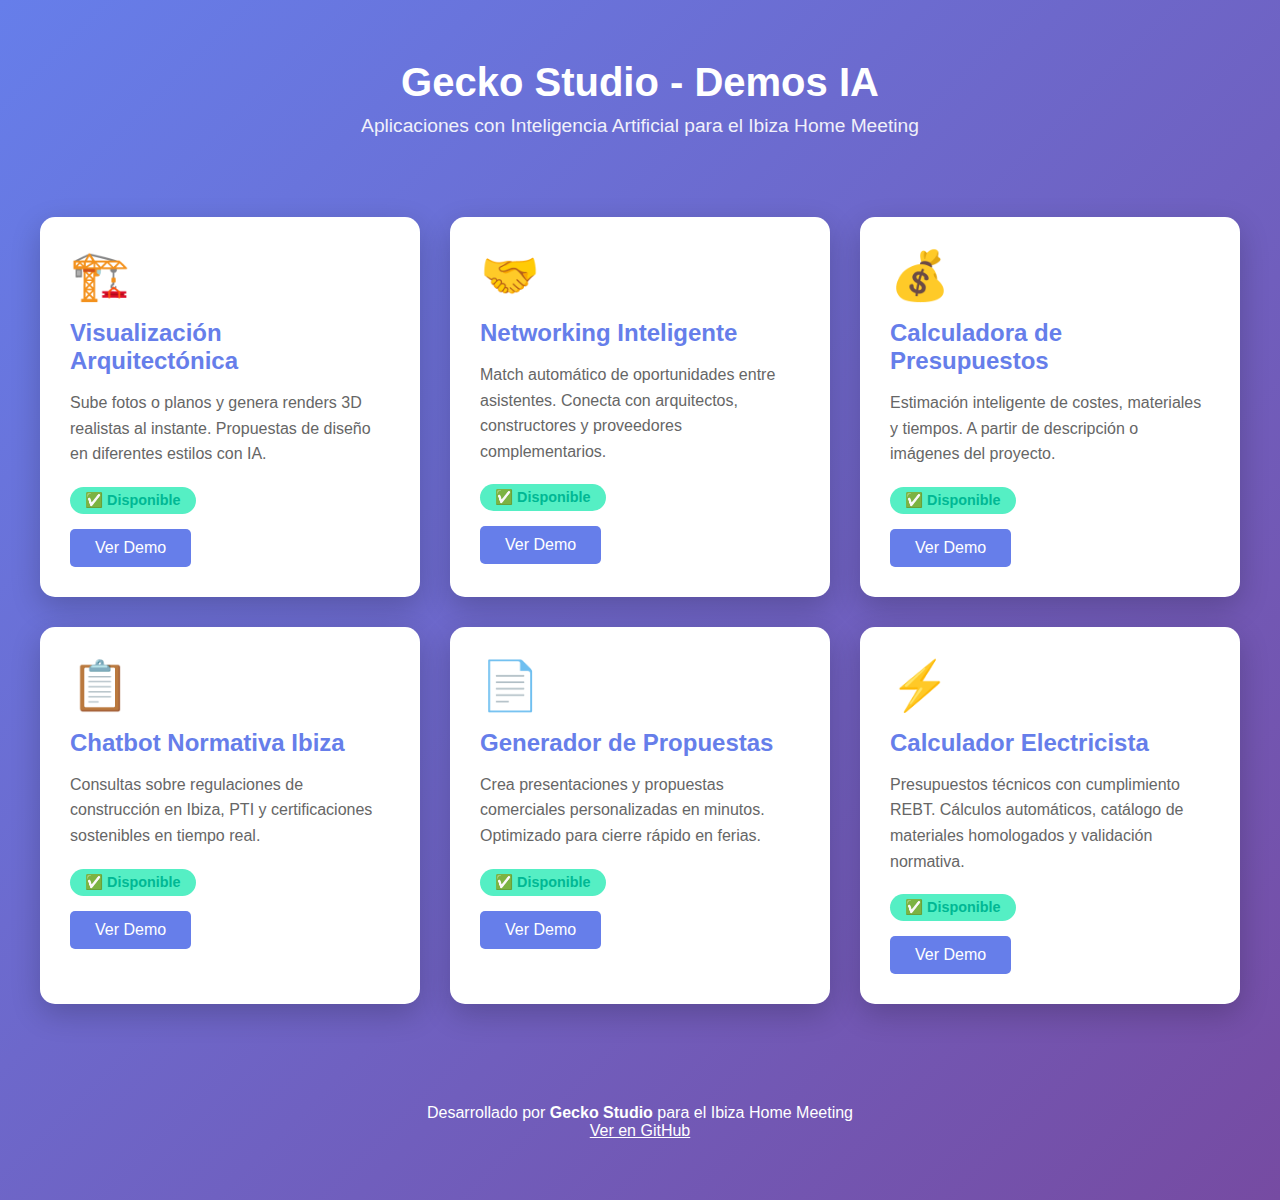
<file: index.html>
<!DOCTYPE html>
<html lang="es">
<head>
    <meta charset="UTF-8">
    <meta name="viewport" content="width=device-width, initial-scale=1.0">
    <title>Gecko Studio - Demos IA para Ibiza Home Meeting</title>
    <style>
        * {
            margin: 0;
            padding: 0;
            box-sizing: border-box;
        }

        body {
            font-family: 'Segoe UI', Tahoma, Geneva, Verdana, sans-serif;
            background: linear-gradient(135deg, #667eea 0%, #764ba2 100%);
            min-height: 100vh;
            padding: 20px;
        }

        .container {
            max-width: 1200px;
            margin: 0 auto;
        }

        header {
            text-align: center;
            color: white;
            padding: 40px 20px;
        }

        header h1 {
            font-size: 2.5em;
            margin-bottom: 10px;
        }

        header p {
            font-size: 1.2em;
            opacity: 0.9;
        }

        .demos-grid {
            display: grid;
            grid-template-columns: repeat(auto-fit, minmax(300px, 1fr));
            gap: 30px;
            margin-top: 40px;
        }

        .demo-card {
            background: white;
            border-radius: 15px;
            padding: 30px;
            box-shadow: 0 10px 30px rgba(0,0,0,0.2);
            transition: transform 0.3s ease, box-shadow 0.3s ease;
            cursor: pointer;
        }

        .demo-card:hover {
            transform: translateY(-10px);
            box-shadow: 0 15px 40px rgba(0,0,0,0.3);
        }

        .demo-card h2 {
            color: #667eea;
            margin-bottom: 15px;
            font-size: 1.5em;
        }

        .demo-card p {
            color: #666;
            line-height: 1.6;
            margin-bottom: 20px;
        }

        .demo-card .status {
            display: inline-block;
            padding: 5px 15px;
            border-radius: 20px;
            font-size: 0.9em;
            font-weight: bold;
        }

        .status.development {
            background: #ffeaa7;
            color: #d63031;
        }

        .status.ready {
            background: #55efc4;
            color: #00b894;
        }

        .demo-card .btn {
            display: inline-block;
            margin-top: 15px;
            padding: 10px 25px;
            background: #667eea;
            color: white;
            text-decoration: none;
            border-radius: 5px;
            transition: background 0.3s ease;
        }

        .demo-card .btn:hover {
            background: #764ba2;
        }

        .demo-card .btn.disabled {
            background: #ccc;
            cursor: not-allowed;
            pointer-events: none;
        }

        footer {
            text-align: center;
            color: white;
            padding: 40px 20px;
            margin-top: 60px;
        }

        footer a {
            color: white;
            text-decoration: underline;
        }

        .icon {
            font-size: 3em;
            margin-bottom: 15px;
        }
    </style>
</head>
<body>
    <div class="container">
        <header>
            <h1>Gecko Studio - Demos IA</h1>
            <p>Aplicaciones con Inteligencia Artificial para el Ibiza Home Meeting</p>
        </header>

        <div class="demos-grid">
            <div class="demo-card">
                <div class="icon">🏗️</div>
                <h2>Visualización Arquitectónica</h2>
                <p>Sube fotos o planos y genera renders 3D realistas al instante. Propuestas de diseño en diferentes estilos con IA.</p>
                <span class="status ready">✅ Disponible</span>
                <br>
                <a href="./visualizacion-arquitectonica/index.html" class="btn">Ver Demo</a>
            </div>

            <div class="demo-card">
                <div class="icon">🤝</div>
                <h2>Networking Inteligente</h2>
                <p>Match automático de oportunidades entre asistentes. Conecta con arquitectos, constructores y proveedores complementarios.</p>
                <span class="status ready">✅ Disponible</span>
                <br>
                <a href="./networking-inteligente/index.html" class="btn">Ver Demo</a>
            </div>

            <div class="demo-card">
                <div class="icon">💰</div>
                <h2>Calculadora de Presupuestos</h2>
                <p>Estimación inteligente de costes, materiales y tiempos. A partir de descripción o imágenes del proyecto.</p>
                <span class="status ready">✅ Disponible</span>
                <br>
                <a href="./calculadora-presupuestos/index.html" class="btn">Ver Demo</a>
            </div>

            <div class="demo-card">
                <div class="icon">📋</div>
                <h2>Chatbot Normativa Ibiza</h2>
                <p>Consultas sobre regulaciones de construcción en Ibiza, PTI y certificaciones sostenibles en tiempo real.</p>
                <span class="status ready">✅ Disponible</span>
                <br>
                <a href="./chatbot-normativa/index.html" class="btn">Ver Demo</a>
            </div>

            <div class="demo-card">
                <div class="icon">📄</div>
                <h2>Generador de Propuestas</h2>
                <p>Crea presentaciones y propuestas comerciales personalizadas en minutos. Optimizado para cierre rápido en ferias.</p>
                <span class="status ready">✅ Disponible</span>
                <br>
                <a href="./generador-propuestas/index.html" class="btn">Ver Demo</a>
            </div>

            <div class="demo-card">
                <div class="icon">⚡</div>
                <h2>Calculador Electricista</h2>
                <p>Presupuestos técnicos con cumplimiento REBT. Cálculos automáticos, catálogo de materiales homologados y validación normativa.</p>
                <span class="status ready">✅ Disponible</span>
                <br>
                <a href="./calculador-electricista/index.html" class="btn">Ver Demo</a>
            </div>
        </div>

        <footer>
            <p>Desarrollado por <strong>Gecko Studio</strong> para el Ibiza Home Meeting</p>
            <p><a href="https://github.com/seo-geckostudio/ibizahomemeeting" target="_blank">Ver en GitHub</a></p>
        </footer>
    </div>
</body>
</html>
</file>
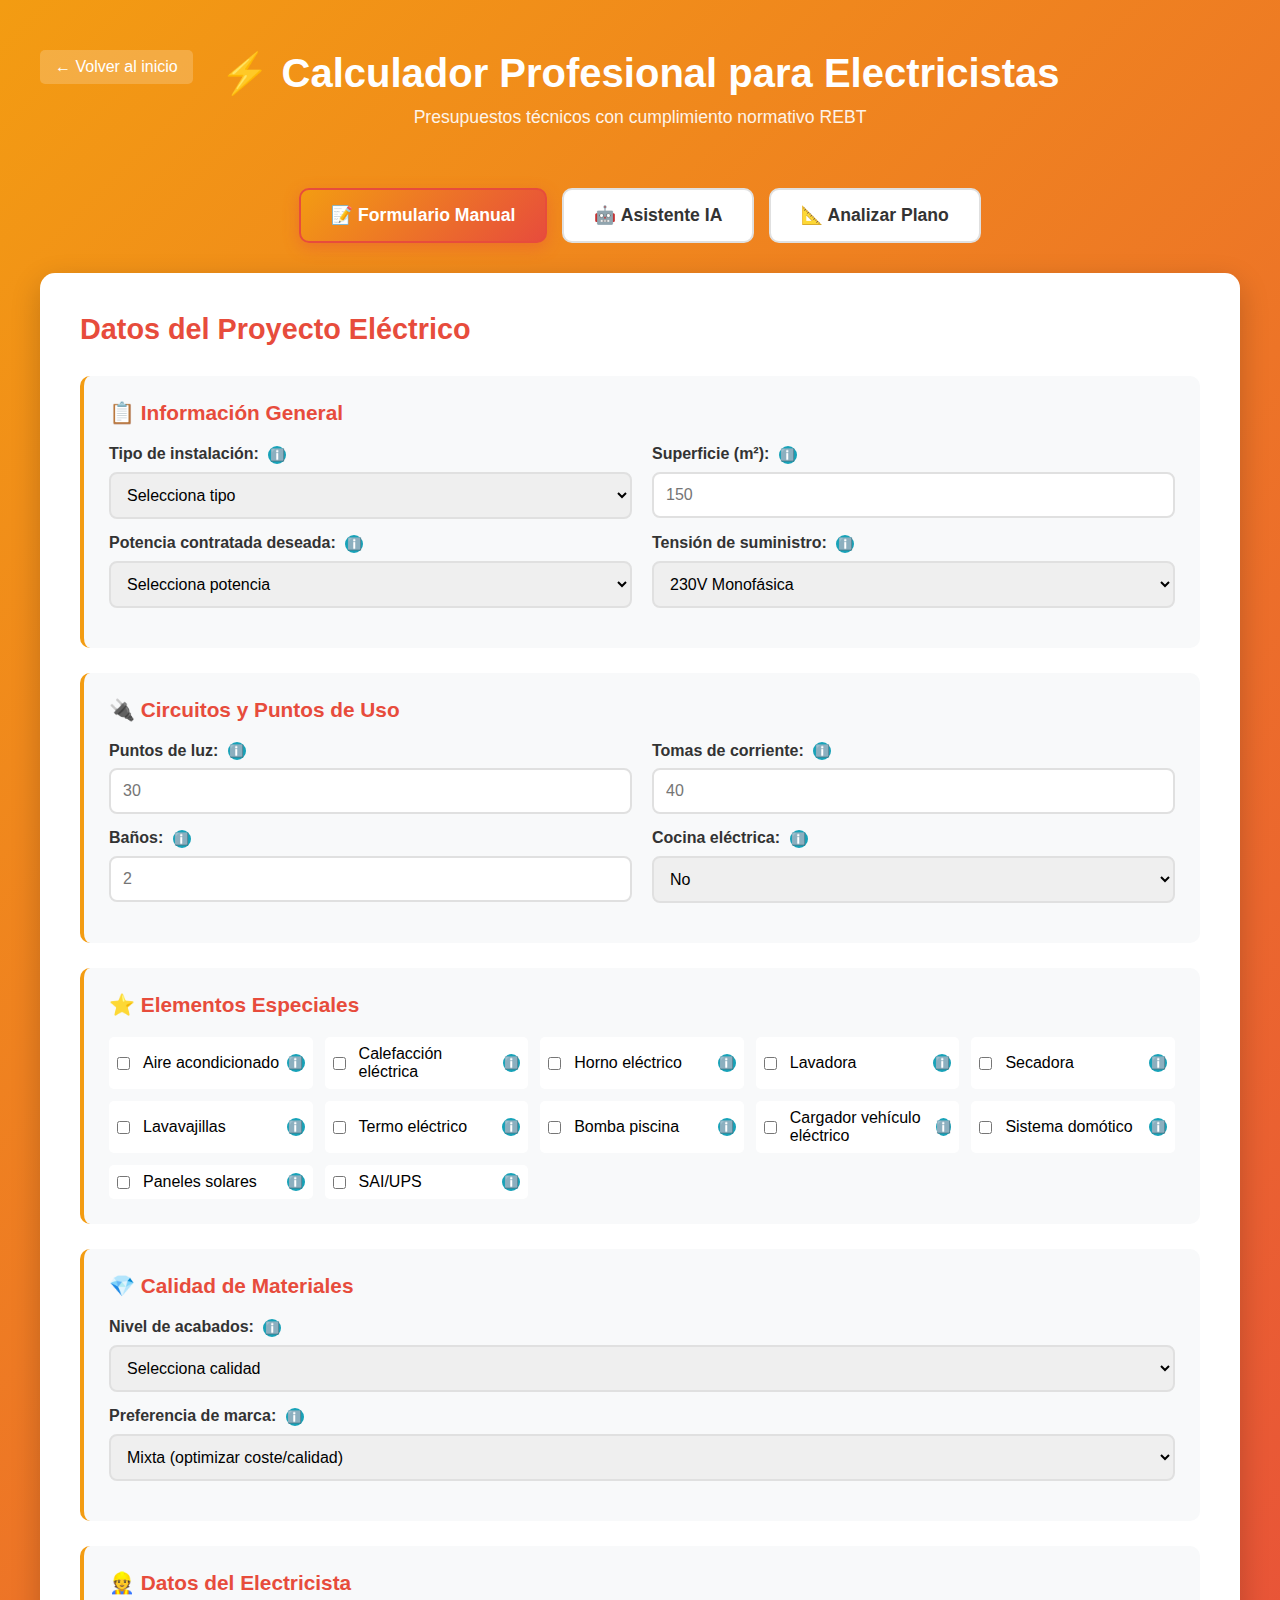
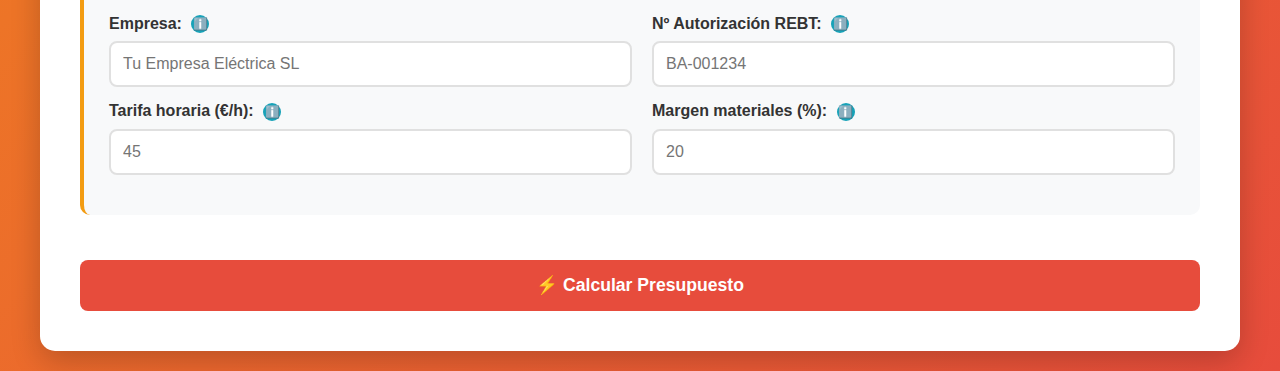
<file: calculador-electricista/index.html>
<!DOCTYPE html>
<html lang="es">
<head>
    <meta charset="UTF-8">
    <meta name="viewport" content="width=device-width, initial-scale=1.0">
    <title>Calculador Electricista - Gecko Studio</title>
    <link rel="stylesheet" href="css/style.css">
</head>
<body>
    <div class="container">
        <header>
            <h1>⚡ Calculador Profesional para Electricistas</h1>
            <p>Presupuestos técnicos con cumplimiento normativo REBT</p>
            <a href="../index.html" class="back-btn">← Volver al inicio</a>
        </header>

        <!-- Selector de modo -->
        <div id="mode-selector" class="mode-selector">
            <button type="button" class="mode-btn active" data-mode="manual" onclick="switchMode('manual')">
                📝 Formulario Manual
            </button>
            <button type="button" class="mode-btn" data-mode="ai" onclick="switchMode('ai')">
                🤖 Asistente IA
            </button>
            <button type="button" class="mode-btn" data-mode="plan" onclick="switchMode('plan')">
                📐 Analizar Plano
            </button>
        </div>

        <!-- Modo Asistente IA -->
        <section id="ai-mode" class="section" style="display: none;">
            <h2>🤖 Asistente IA para Electricistas</h2>
            <p class="subtitle">Describe tu instalación y te ayudaré a calcular el presupuesto</p>

            <div class="ai-chat-container">
                <div class="ai-messages" id="ai-messages">
                    <div class="ai-message bot">
                        <strong>Asistente:</strong> ¡Hola! Soy tu asistente para calcular instalaciones eléctricas.
                        Describe el proyecto y te haré preguntas para obtener todos los datos necesarios según REBT.
                        <br><br>Por ejemplo: "Necesito una instalación eléctrica para una vivienda nueva de 120m² con 3 habitaciones"
                    </div>
                </div>
                <div class="ai-input-container">
                    <textarea id="ai-input" placeholder="Describe tu proyecto eléctrico..." rows="3"></textarea>
                    <button onclick="sendAIMessage()" class="btn btn-primary">Enviar</button>
                </div>
            </div>
        </section>

        <!-- Modo Análisis de Plano -->
        <section id="plan-mode" class="section" style="display: none;">
            <h2>📐 Análisis de Plano con IA</h2>
            <p class="subtitle">Sube el plano de la instalación y la IA extraerá los datos automáticamente</p>

            <div class="plan-upload-area">
                <div class="upload-zone" id="plan-upload-zone">
                    <div class="upload-icon">📤</div>
                    <p>Arrastra el plano aquí o haz clic para seleccionar</p>
                    <p class="upload-hint">Formatos: PDF, JPG, PNG (máx. 10MB)</p>
                    <input type="file" id="plan-file" accept=".pdf,.jpg,.jpeg,.png" hidden>
                </div>
                <div id="plan-preview" style="display: none;">
                    <img id="plan-image" alt="Plano">
                    <button onclick="analyzePlan()" class="btn btn-primary">🔍 Analizar con IA</button>
                </div>
            </div>
        </section>

        <!-- Formulario del proyecto -->
        <section id="form-section" class="section active">
            <h2>Datos del Proyecto Eléctrico</h2>

            <form id="electrical-form">
                <!-- Datos básicos -->
                <div class="form-section">
                    <h3>📋 Información General</h3>

                    <div class="form-row">
                        <div class="form-group">
                            <label for="project-type">
                                Tipo de instalación:
                                <span class="tooltip-icon" data-tooltip="Determina los requisitos REBT aplicables. Vivienda nueva requiere todos los circuitos mínimos (ITC-BT-25). Reforma puede aprovechar instalación existente.">ℹ️</span>
                            </label>
                            <select id="project-type" required>
                                <option value="">Selecciona tipo</option>
                                <option value="vivienda-nueva">Vivienda nueva</option>
                                <option value="reforma-integral">Reforma integral</option>
                                <option value="ampliacion">Ampliación</option>
                                <option value="local-comercial">Local comercial</option>
                            </select>
                        </div>

                        <div class="form-group">
                            <label for="surface">
                                Superficie (m²):
                                <span class="tooltip-icon" data-tooltip="La superficie determina la electrificación mínima requerida. Hasta 160m² = básica (5.75kW), más de 160m² = elevada (9.2kW o superior).">ℹ️</span>
                            </label>
                            <input type="number" id="surface" min="30" max="500" required placeholder="150">
                        </div>
                    </div>

                    <div class="form-row">
                        <div class="form-group">
                            <label for="power">
                                Potencia contratada deseada:
                                <span class="tooltip-icon" data-tooltip="Determina el ICP (Interruptor de Control de Potencia) y el cable de acometida. Mayor potencia permite más aparatos simultáneos pero incrementa coste de factura. Mínimo legal: 5.75kW (básica), 9.2kW recomendado para viviendas >160m².">ℹ️</span>
                            </label>
                            <select id="power" required>
                                <option value="">Selecciona potencia</option>
                                <option value="5.75">5,75 kW (Básica)</option>
                                <option value="9.2">9,2 kW (Estándar)</option>
                                <option value="11.5">11,5 kW (Ampliada)</option>
                                <option value="15">15 kW (Premium)</option>
                            </select>
                        </div>

                        <div class="form-group">
                            <label for="voltage">
                                Tensión de suministro:
                                <span class="tooltip-icon" data-tooltip="230V monofásica es estándar para viviendas. 400V trifásica se usa en locales comerciales, viviendas con climatización potente o cargas superiores a 15kW. Afecta al cálculo de intensidades y protecciones.">ℹ️</span>
                            </label>
                            <select id="voltage" required>
                                <option value="230">230V Monofásica</option>
                                <option value="400">400V Trifásica</option>
                            </select>
                        </div>
                    </div>
                </div>

                <!-- Circuitos y puntos -->
                <div class="form-section">
                    <h3>🔌 Circuitos y Puntos de Uso</h3>

                    <div class="form-row">
                        <div class="form-group">
                            <label for="lighting-points">
                                Puntos de luz:
                                <span class="tooltip-icon" data-tooltip="Determina el número de circuitos C1 (iluminación) necesarios. REBT: mínimo 1 circuito por cada 30 puntos de luz. Incluye focos, plafones, lámparas de techo y apliques. Afecta a la cantidad de cable 1.5mm² y magnetotérmicos 10A.">ℹ️</span>
                            </label>
                            <input type="number" id="lighting-points" min="5" max="100" required placeholder="30">
                        </div>

                        <div class="form-group">
                            <label for="socket-points">
                                Tomas de corriente:
                                <span class="tooltip-icon" data-tooltip="Número de enchufes en toda la vivienda. REBT (ITC-BT-25): mínimo 1 circuito C2 por cada 20 tomas. Incluye enchufes en salones, dormitorios, pasillos. Requiere cable 2.5mm² y magnetotérmicos 16A. No incluye tomas de baño/cocina (circuito C5 separado).">ℹ️</span>
                            </label>
                            <input type="number" id="socket-points" min="10" max="150" required placeholder="40">
                        </div>
                    </div>

                    <div class="form-row">
                        <div class="form-group">
                            <label for="bathrooms">
                                Baños:
                                <span class="tooltip-icon" data-tooltip="Número de cuartos de baño completos. Cada baño requiere circuito C5 independiente con tomas IP44 (protección contra salpicaduras) según ITC-BT-27. Determina número de diferenciales 30mA tipo A y tomas con obturador infantil.">ℹ️</span>
                            </label>
                            <input type="number" id="bathrooms" min="1" max="10" required placeholder="2">
                        </div>

                        <div class="form-group">
                            <label for="kitchen">
                                Cocina eléctrica:
                                <span class="tooltip-icon" data-tooltip="Tipo de placa de cocción. Determina circuito C3 (cocina/horno). Vitrocerámica: 6mm², 25A. Inducción: puede requerir 10mm², 32A si >7kW. Gas o sin cocina eléctrica seleccionar 'No'. Afecta significativamente a potencia total necesaria.">ℹ️</span>
                            </label>
                            <select id="kitchen" required>
                                <option value="no">No</option>
                                <option value="vitro">Vitrocerámica</option>
                                <option value="induccion">Inducción</option>
                            </select>
                        </div>
                    </div>
                </div>

                <!-- Elementos especiales -->
                <div class="form-section">
                    <h3>⭐ Elementos Especiales</h3>

                    <div class="checkbox-grid">
                        <label>
                            <input type="checkbox" name="special" value="aire"> Aire acondicionado
                            <span class="tooltip-icon" data-tooltip="Circuito C11 dedicado. Requiere cable 6mm² o superior según potencia, magnetotérmico 25A. Split >3kW necesita línea independiente desde cuadro. Incrementa potencia total +2-4kW.">ℹ️</span>
                        </label>
                        <label>
                            <input type="checkbox" name="special" value="calefaccion"> Calefacción eléctrica
                            <span class="tooltip-icon" data-tooltip="Circuitos adicionales según tipo (radiadores, suelo radiante). Requiere cable 4-6mm², 20-25A por circuito. Incrementa significativamente potencia necesaria (+5-10kW). Considerar trifásica si >10kW.">ℹ️</span>
                        </label>
                        <label>
                            <input type="checkbox" name="special" value="horno"> Horno eléctrico
                            <span class="tooltip-icon" data-tooltip="Incluido en circuito C3 si se comparte con cocina, o circuito independiente si potencia >3kW. Cable 4-6mm², magnetotérmico 20-25A. Hornos empotrables suelen requerir toma específica de 32A.">ℹ️</span>
                        </label>
                        <label>
                            <input type="checkbox" name="special" value="lavadora"> Lavadora
                            <span class="tooltip-icon" data-tooltip="Circuito C4 o C5 según ubicación. Cable 2.5mm², magnetotérmico 16A. Si está en baño requiere protección IP44 y diferencial 30mA tipo A. REBT obliga a toma individual accesible.">ℹ️</span>
                        </label>
                        <label>
                            <input type="checkbox" name="special" value="secadora"> Secadora
                            <span class="tooltip-icon" data-tooltip="Circuito C10 independiente. Cable 4mm², magnetotérmico 20A. Secadoras de condensación/bomba de calor consumen 2-3kW. Requiere toma Schuko 16A accesible para mantenimiento.">ℹ️</span>
                        </label>
                        <label>
                            <input type="checkbox" name="special" value="lavavajillas"> Lavavajillas
                            <span class="tooltip-icon" data-tooltip="Circuito C4 o C5 (cocina). Cable 2.5mm², magnetotérmico 16A. Consumo típico 2-2.5kW. Requiere toma accesible cerca del aparato con diferencial 30mA.">ℹ️</span>
                        </label>
                        <label>
                            <input type="checkbox" name="special" value="termo"> Termo eléctrico
                            <span class="tooltip-icon" data-tooltip="Circuito independiente. Cable 2.5-4mm² según potencia (50-80L: 2.5mm², >100L: 4mm²). Magnetotérmico 16-20A. Requiere toma específica con acceso para desconexión. Consumo 1.5-3kW.">ℹ️</span>
                        </label>
                        <label>
                            <input type="checkbox" name="special" value="piscina"> Bomba piscina
                            <span class="tooltip-icon" data-tooltip="Circuito exterior con protección IP65. Cable 2.5-4mm² según distancia y potencia, magnetotérmico 16-20A. Diferencial 30mA obligatorio. Si iluminación piscina: diferencial específico 10mA (ITC-BT-31).">ℹ️</span>
                        </label>
                        <label>
                            <input type="checkbox" name="special" value="ve"> Cargador vehículo eléctrico
                            <span class="tooltip-icon" data-tooltip="Circuito C12 dedicado según ITC-BT-52. Wallbox 7kW monofásico: cable 10mm², 32A. Wallbox 11kW trifásico: cable 6mm² (4x). Requiere diferencial 30mA tipo B o A-B. Incrementa potencia mínima a 11.5-15kW.">ℹ️</span>
                        </label>
                        <label>
                            <input type="checkbox" name="special" value="domotica"> Sistema domótico
                            <span class="tooltip-icon" data-tooltip="Circuito adicional de control. Cable bus KNX o similar. Requiere cuadro de distribución con espacio para actuadores. Incluye fuente alimentación 24V, módulos de control. Incrementa coste en automatismos y programación.">ℹ️</span>
                        </label>
                        <label>
                            <input type="checkbox" name="special" value="solar"> Paneles solares
                            <span class="tooltip-icon" data-tooltip="Instalación fotovoltaica con vertido o autoconsumo. Requiere línea DC desde paneles, inversor, protecciones DC (fusibles, descargadores), contador bidireccional. Cuadro independiente. Normativa específica: ITC-BT-40, RD 244/2019.">ℹ️</span>
                        </label>
                        <label>
                            <input type="checkbox" name="special" value="sai"> SAI/UPS
                            <span class="tooltip-icon" data-tooltip="Sistema de alimentación ininterrumpida. Circuito dedicado para cargas críticas (servidor, domótica, alarma). Cable 2.5-4mm² según potencia. Requiere toma específica y puesta a tierra de calidad. Típico 1-3kVA.">ℹ️</span>
                        </label>
                    </div>
                </div>

                <!-- Calidad de materiales -->
                <div class="form-section">
                    <h3>💎 Calidad de Materiales</h3>

                    <div class="form-group">
                        <label for="quality">
                            Nivel de acabados:
                            <span class="tooltip-icon" data-tooltip="Determina la gama de materiales y mecanismos. Básica: cumple normativa, económica. Media: +30-40% sobre básica, marcas reconocidas, mejor estética. Alta: +80-100%, diseño premium, domótica integrable, acabados exclusivos (cristal, acero).">ℹ️</span>
                        </label>
                        <select id="quality" required>
                            <option value="">Selecciona calidad</option>
                            <option value="basica">Básica - Materiales estándar homologados</option>
                            <option value="media">Media - Buena calidad, marcas reconocidas</option>
                            <option value="alta">Alta - Materiales premium, diseño</option>
                        </select>
                    </div>

                    <div class="form-group">
                        <label for="brand-preference">
                            Preferencia de marca:
                            <span class="tooltip-icon" data-tooltip="Marca principal para mecanismos y protecciones. Mixta optimiza coste/calidad combinando marcas. Schneider/ABB: referencia industrial, fiabilidad máxima. Simon: diseño español, buen precio. Legrand: gama completa, compatibilidad KNX. Afecta precio final 10-25%.">ℹ️</span>
                        </label>
                        <select id="brand-preference">
                            <option value="mixta">Mixta (optimizar coste/calidad)</option>
                            <option value="schneider">Schneider Electric</option>
                            <option value="abb">ABB</option>
                            <option value="simon">Simon</option>
                            <option value="legrand">Legrand</option>
                        </select>
                    </div>
                </div>

                <!-- Datos del electricista -->
                <div class="form-section">
                    <h3>👷 Datos del Electricista</h3>

                    <div class="form-row">
                        <div class="form-group">
                            <label for="company-name">
                                Empresa:
                                <span class="tooltip-icon" data-tooltip="Nombre comercial o razón social que aparecerá en el presupuesto. Debe coincidir con la empresa autorizada en el boletín eléctrico. Aparecerá en todas las páginas del documento generado.">ℹ️</span>
                            </label>
                            <input type="text" id="company-name" required placeholder="Tu Empresa Eléctrica SL">
                        </div>

                        <div class="form-group">
                            <label for="license-number">
                                Nº Autorización REBT:
                                <span class="tooltip-icon" data-tooltip="Número de registro como instalador autorizado ante el organismo competente de Baleares. Formato BA-XXXXXX. Obligatorio para emitir boletín eléctrico. Se incluirá en el presupuesto para dar confianza al cliente.">ℹ️</span>
                            </label>
                            <input type="text" id="license-number" placeholder="BA-001234">
                        </div>
                    </div>

                    <div class="form-row">
                        <div class="form-group">
                            <label for="hourly-rate">
                                Tarifa horaria (€/h):
                                <span class="tooltip-icon" data-tooltip="Coste por hora de trabajo del oficial electricista. Incluye mano de obra directa. En Ibiza: 40-50€/h (estándar), 50-65€/h (especializado). No incluye desplazamientos ni gestiones (se calculan aparte). Afecta directamente al coste final de instalación.">ℹ️</span>
                            </label>
                            <input type="number" id="hourly-rate" min="20" max="100" required placeholder="45">
                        </div>

                        <div class="form-group">
                            <label for="markup">
                                Margen materiales (%):
                                <span class="tooltip-icon" data-tooltip="Porcentaje de beneficio sobre PVP de materiales. Cubre gestión, transporte, almacenaje, garantías. Habitual en sector: 15-25%. Ibiza suele aplicar 20-30% por sobrecostes logísticos. Se suma al precio de compra antes de presentar al cliente.">ℹ️</span>
                            </label>
                            <input type="number" id="markup" min="0" max="50" required placeholder="20">
                        </div>
                    </div>
                </div>

                <button type="submit" class="btn btn-primary">⚡ Calcular Presupuesto</button>
            </form>
        </section>

        <!-- Resultados -->
        <section id="results-section" class="section">
            <div class="results-header">
                <h2>Presupuesto Generado</h2>
                <div class="results-actions">
                    <button onclick="editProject()" class="btn btn-secondary">✏️ Editar</button>
                    <button onclick="downloadBudget()" class="btn btn-primary">📥 Descargar PDF</button>
                </div>
            </div>

            <!-- Validación normativa -->
            <div id="normative-validation" class="validation-box"></div>

            <!-- Cálculos técnicos -->
            <div id="technical-calcs" class="technical-box"></div>

            <!-- Presupuesto detallado -->
            <div id="budget-detail" class="budget-container"></div>
        </section>

        <!-- Loading -->
        <div id="loading" class="loading">
            <div class="spinner"></div>
            <p id="loading-text">Calculando instalación eléctrica...</p>
            <p class="loading-subtext">Validando normativa REBT</p>
        </div>
    </div>

    <script src="js/normativas.js"></script>
    <script src="js/materiales.js"></script>
    <script src="js/calculos.js"></script>
    <script src="js/presupuesto.js"></script>
    <script src="js/app.js"></script>
</body>
</html>
</file>
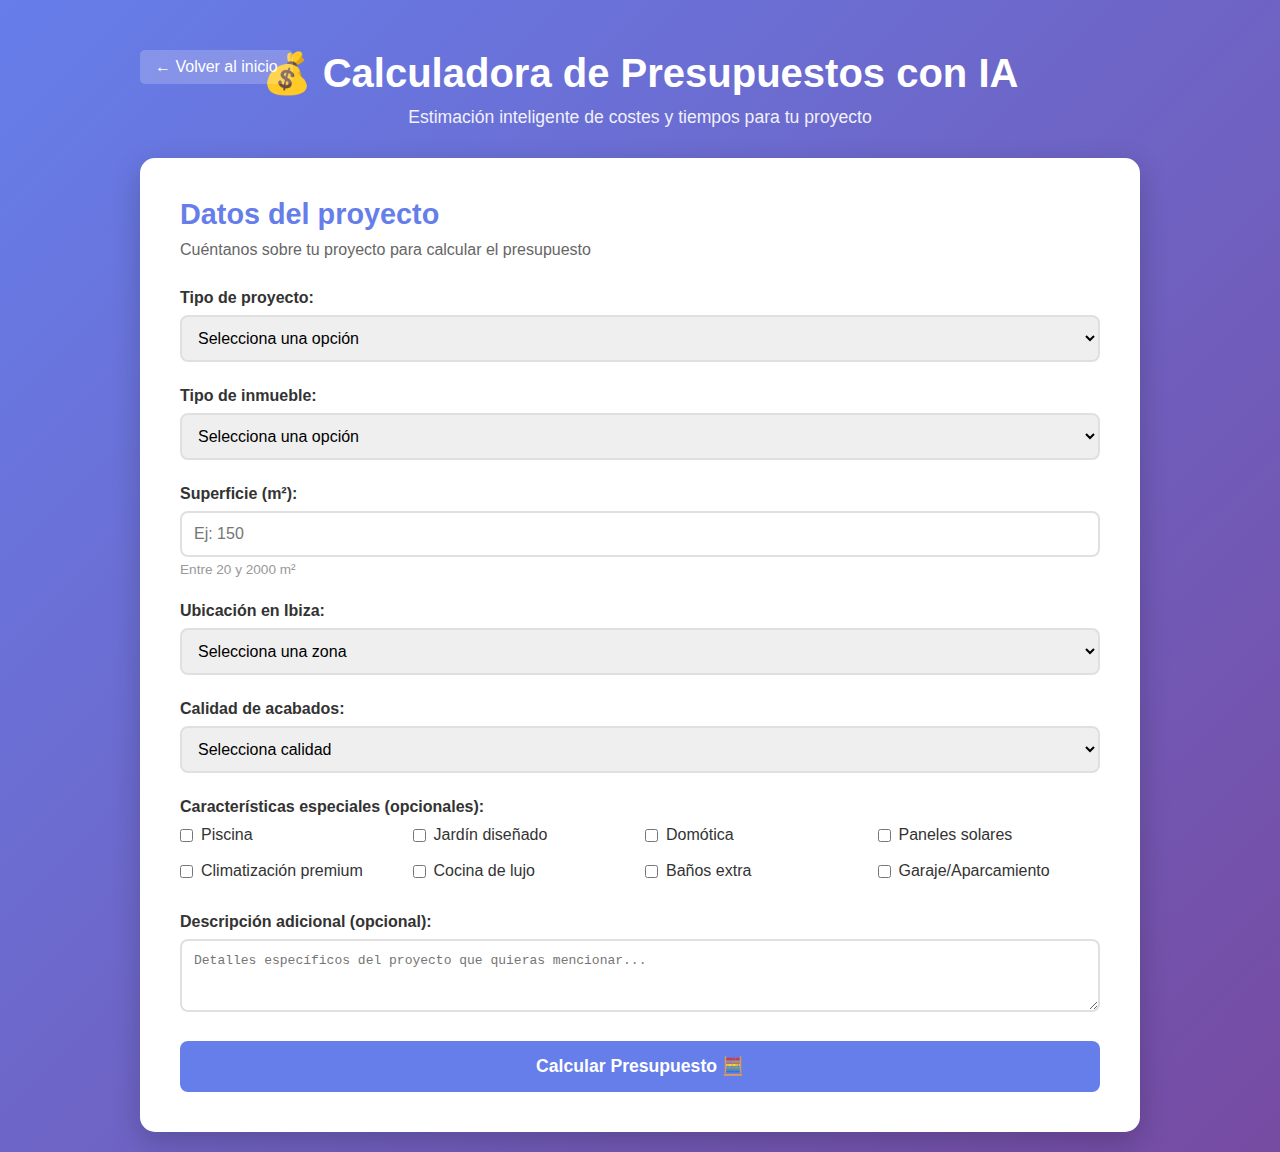
<file: calculadora-presupuestos/index.html>
<!DOCTYPE html>
<html lang="es">
<head>
    <meta charset="UTF-8">
    <meta name="viewport" content="width=device-width, initial-scale=1.0">
    <title>Calculadora de Presupuestos IA - Gecko Studio</title>
    <link rel="stylesheet" href="css/style.css">
</head>
<body>
    <div class="container">
        <header>
            <h1>💰 Calculadora de Presupuestos con IA</h1>
            <p>Estimación inteligente de costes y tiempos para tu proyecto</p>
            <a href="../index.html" class="back-btn">← Volver al inicio</a>
        </header>

        <!-- Formulario de proyecto -->
        <section id="form-section" class="section active">
            <h2>Datos del proyecto</h2>
            <p class="subtitle">Cuéntanos sobre tu proyecto para calcular el presupuesto</p>

            <form id="budget-form">
                <!-- Tipo de proyecto -->
                <div class="form-group">
                    <label for="project-type">Tipo de proyecto:</label>
                    <select id="project-type" required>
                        <option value="">Selecciona una opción</option>
                        <option value="obra-nueva">Obra nueva completa</option>
                        <option value="reforma-integral">Reforma integral</option>
                        <option value="reforma-parcial">Reforma parcial</option>
                        <option value="ampliacion">Ampliación</option>
                        <option value="rehabilitacion">Rehabilitación</option>
                        <option value="piscina">Construcción de piscina</option>
                        <option value="jardin">Diseño de jardín</option>
                    </select>
                </div>

                <!-- Tipo de inmueble -->
                <div class="form-group">
                    <label for="property-type">Tipo de inmueble:</label>
                    <select id="property-type" required>
                        <option value="">Selecciona una opción</option>
                        <option value="villa">Villa / Casa</option>
                        <option value="apartamento">Apartamento</option>
                        <option value="local">Local comercial</option>
                        <option value="oficina">Oficina</option>
                        <option value="terreno">Terreno (construcción nueva)</option>
                    </select>
                </div>

                <!-- Superficie -->
                <div class="form-group">
                    <label for="surface">Superficie (m²):</label>
                    <input type="number" id="surface" min="20" max="2000" required placeholder="Ej: 150">
                    <span class="hint">Entre 20 y 2000 m²</span>
                </div>

                <!-- Ubicación -->
                <div class="form-group">
                    <label for="location">Ubicación en Ibiza:</label>
                    <select id="location" required>
                        <option value="">Selecciona una zona</option>
                        <option value="ibiza-ciudad">Ibiza ciudad</option>
                        <option value="santa-eulalia">Santa Eulalia</option>
                        <option value="san-antonio">San Antonio</option>
                        <option value="san-jose">San José</option>
                        <option value="norte">Norte de Ibiza</option>
                        <option value="interior">Interior</option>
                    </select>
                </div>

                <!-- Calidad de acabados -->
                <div class="form-group">
                    <label for="quality">Calidad de acabados:</label>
                    <select id="quality" required>
                        <option value="">Selecciona calidad</option>
                        <option value="basica">Básica - Materiales estándar</option>
                        <option value="media">Media - Buena calidad</option>
                        <option value="alta">Alta - Materiales premium</option>
                        <option value="lujo">Lujo - Materiales exclusivos</option>
                    </select>
                </div>

                <!-- Características especiales -->
                <div class="form-group">
                    <label>Características especiales (opcionales):</label>
                    <div class="checkbox-group">
                        <label><input type="checkbox" name="feature" value="piscina"> Piscina</label>
                        <label><input type="checkbox" name="feature" value="jardin"> Jardín diseñado</label>
                        <label><input type="checkbox" name="feature" value="domotica"> Domótica</label>
                        <label><input type="checkbox" name="feature" value="solar"> Paneles solares</label>
                        <label><input type="checkbox" name="feature" value="climatizacion"> Climatización premium</label>
                        <label><input type="checkbox" name="feature" value="cocina-lujo"> Cocina de lujo</label>
                        <label><input type="checkbox" name="feature" value="banos-extra"> Baños extra</label>
                        <label><input type="checkbox" name="feature" value="garaje"> Garaje/Aparcamiento</label>
                    </div>
                </div>

                <!-- Estado actual (para reformas) -->
                <div class="form-group" id="current-state-group" style="display: none;">
                    <label for="current-state">Estado actual:</label>
                    <select id="current-state">
                        <option value="bueno">Bueno - Requiere actualizaciones</option>
                        <option value="regular">Regular - Necesita trabajo</option>
                        <option value="malo">Malo - Requiere rehabilitación</option>
                    </select>
                </div>

                <!-- Descripción adicional -->
                <div class="form-group">
                    <label for="description">Descripción adicional (opcional):</label>
                    <textarea id="description" rows="3" placeholder="Detalles específicos del proyecto que quieras mencionar..."></textarea>
                </div>

                <button type="submit" class="btn btn-primary">Calcular Presupuesto 🧮</button>
            </form>
        </section>

        <!-- Resultados -->
        <section id="results-section" class="section">
            <h2>Presupuesto estimado para tu proyecto</h2>

            <!-- Resumen principal -->
            <div class="budget-summary">
                <div class="total-cost">
                    <span class="label">Coste Total Estimado</span>
                    <span class="amount" id="total-cost">0€</span>
                    <span class="range" id="cost-range">Rango: 0€ - 0€</span>
                </div>

                <div class="summary-details">
                    <div class="detail-item">
                        <span class="detail-label">📏 Superficie</span>
                        <span class="detail-value" id="summary-surface">-</span>
                    </div>
                    <div class="detail-item">
                        <span class="detail-label">💶 Coste por m²</span>
                        <span class="detail-value" id="cost-per-sqm">-</span>
                    </div>
                    <div class="detail-item">
                        <span class="detail-label">⏱️ Tiempo estimado</span>
                        <span class="detail-value" id="timeline">-</span>
                    </div>
                </div>
            </div>

            <!-- Desglose por categorías -->
            <div class="breakdown-container">
                <h3>📊 Desglose detallado</h3>
                <div id="breakdown-list"></div>
            </div>

            <!-- Fases del proyecto -->
            <div class="phases-container">
                <h3>📅 Fases del proyecto</h3>
                <div id="phases-list"></div>
            </div>

            <!-- Notas importantes -->
            <div class="notes-container">
                <h3>⚠️ Información importante</h3>
                <ul class="notes-list">
                    <li>Este presupuesto es orientativo y se basa en precios medios del mercado en Ibiza</li>
                    <li>Los costes pueden variar según proveedores, temporada y disponibilidad de materiales</li>
                    <li>No incluye permisos y licencias municipales (pueden añadir 3-8% adicional)</li>
                    <li>Recomendamos solicitar presupuestos detallados a varios profesionales</li>
                    <li>Los precios en Ibiza suelen ser 15-25% superiores a península por logística insular</li>
                </ul>
            </div>

            <!-- Acciones -->
            <div class="actions">
                <button onclick="downloadPDF()" class="btn btn-secondary">📥 Descargar PDF</button>
                <button onclick="resetCalculator()" class="btn btn-primary">Nueva Estimación</button>
            </div>
        </section>

        <!-- Loading -->
        <div id="loading" class="loading">
            <div class="spinner"></div>
            <p id="loading-text">Analizando proyecto con IA...</p>
            <p class="loading-subtext">Calculando costes y materiales</p>
        </div>
    </div>

    <script src="js/pricing.js"></script>
    <script src="js/calculator.js"></script>
    <script src="js/app.js"></script>
</body>
</html>
</file>
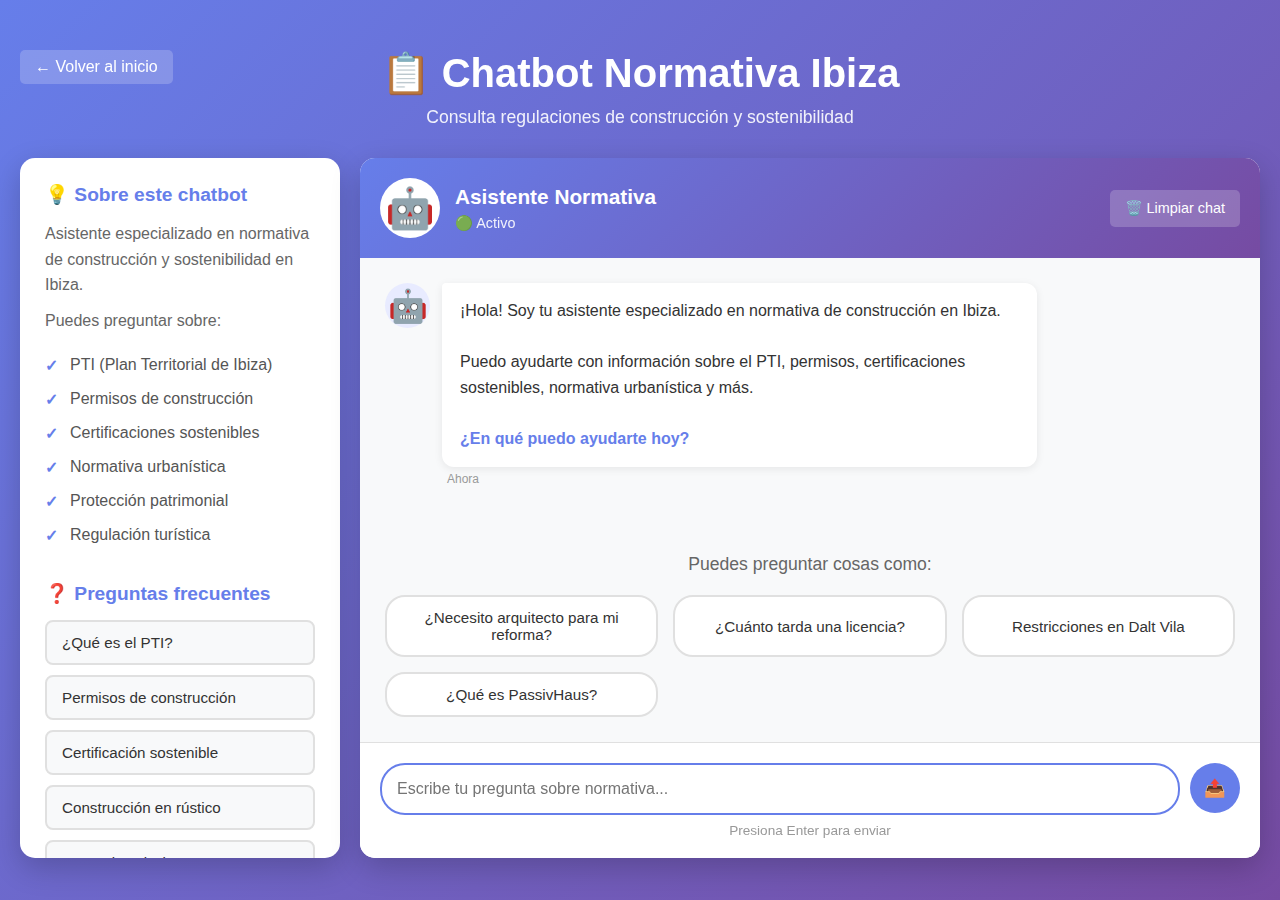
<file: chatbot-normativa/index.html>
<!DOCTYPE html>
<html lang="es">
<head>
    <meta charset="UTF-8">
    <meta name="viewport" content="width=device-width, initial-scale=1.0">
    <title>Chatbot Normativa Ibiza - Gecko Studio</title>
    <link rel="stylesheet" href="css/style.css">
</head>
<body>
    <div class="container">
        <header>
            <h1>📋 Chatbot Normativa Ibiza</h1>
            <p>Consulta regulaciones de construcción y sostenibilidad</p>
            <a href="../index.html" class="back-btn">← Volver al inicio</a>
        </header>

        <div class="chat-container">
            <!-- Barra lateral con información -->
            <aside class="sidebar">
                <div class="info-card">
                    <h3>💡 Sobre este chatbot</h3>
                    <p>Asistente especializado en normativa de construcción y sostenibilidad en Ibiza.</p>
                    <p>Puedes preguntar sobre:</p>
                    <ul>
                        <li>PTI (Plan Territorial de Ibiza)</li>
                        <li>Permisos de construcción</li>
                        <li>Certificaciones sostenibles</li>
                        <li>Normativa urbanística</li>
                        <li>Protección patrimonial</li>
                        <li>Regulación turística</li>
                    </ul>
                </div>

                <div class="quick-questions">
                    <h3>❓ Preguntas frecuentes</h3>
                    <button class="quick-btn" onclick="askQuickQuestion('¿Qué es el PTI?')">
                        ¿Qué es el PTI?
                    </button>
                    <button class="quick-btn" onclick="askQuickQuestion('¿Qué permisos necesito para construir?')">
                        Permisos de construcción
                    </button>
                    <button class="quick-btn" onclick="askQuickQuestion('¿Cómo certificar un edificio sostenible?')">
                        Certificación sostenible
                    </button>
                    <button class="quick-btn" onclick="askQuickQuestion('¿Puedo construir en suelo rústico?')">
                        Construcción en rústico
                    </button>
                    <button class="quick-btn" onclick="askQuickQuestion('Normativa para piscinas')">
                        Normativa piscinas
                    </button>
                    <button class="quick-btn" onclick="askQuickQuestion('¿Qué es ANEI?')">
                        Áreas ANEI
                    </button>
                </div>

                <div class="disclaimer">
                    <p><strong>⚠️ Aviso:</strong> Esta información es orientativa. Consulta siempre con profesionales y el ayuntamiento correspondiente para casos específicos.</p>
                </div>
            </aside>

            <!-- Área de chat principal -->
            <main class="chat-main">
                <div class="chat-header">
                    <div class="bot-avatar">🤖</div>
                    <div class="bot-info">
                        <h2>Asistente Normativa</h2>
                        <span class="status">🟢 Activo</span>
                    </div>
                    <button class="clear-btn" onclick="clearChat()">🗑️ Limpiar chat</button>
                </div>

                <div class="messages-container" id="messages-container">
                    <!-- Mensaje de bienvenida -->
                    <div class="message bot-message">
                        <div class="message-avatar">🤖</div>
                        <div class="message-content">
                            <div class="message-text">
                                ¡Hola! Soy tu asistente especializado en normativa de construcción en Ibiza.
                                <br><br>
                                Puedo ayudarte con información sobre el PTI, permisos, certificaciones sostenibles, normativa urbanística y más.
                                <br><br>
                                <strong>¿En qué puedo ayudarte hoy?</strong>
                            </div>
                            <div class="message-time">Ahora</div>
                        </div>
                    </div>
                </div>

                <!-- Área de sugerencias (se muestra cuando está vacío) -->
                <div class="suggestions-area" id="suggestions-area">
                    <p class="suggestions-title">Puedes preguntar cosas como:</p>
                    <div class="suggestions-grid">
                        <button class="suggestion-chip" onclick="askQuickQuestion('¿Necesito arquitecto para mi reforma?')">
                            ¿Necesito arquitecto para mi reforma?
                        </button>
                        <button class="suggestion-chip" onclick="askQuickQuestion('¿Cuánto tarda una licencia de obra?')">
                            ¿Cuánto tarda una licencia?
                        </button>
                        <button class="suggestion-chip" onclick="askQuickQuestion('Restricciones en Dalt Vila')">
                            Restricciones en Dalt Vila
                        </button>
                        <button class="suggestion-chip" onclick="askQuickQuestion('¿Qué es PassivHaus?')">
                            ¿Qué es PassivHaus?
                        </button>
                    </div>
                </div>

                <!-- Input de chat -->
                <div class="chat-input-container">
                    <form id="chat-form" class="chat-input-form">
                        <input
                            type="text"
                            id="message-input"
                            class="message-input"
                            placeholder="Escribe tu pregunta sobre normativa..."
                            autocomplete="off"
                            required
                        >
                        <button type="submit" class="send-btn" id="send-btn">
                            <span class="send-icon">📤</span>
                        </button>
                    </form>
                    <div class="input-hint">
                        Presiona Enter para enviar
                    </div>
                </div>

                <!-- Indicador de escritura -->
                <div class="typing-indicator" id="typing-indicator" style="display: none;">
                    <div class="message bot-message">
                        <div class="message-avatar">🤖</div>
                        <div class="typing-dots">
                            <span></span>
                            <span></span>
                            <span></span>
                        </div>
                    </div>
                </div>
            </main>
        </div>
    </div>

    <script src="js/knowledge.js"></script>
    <script src="js/chatbot.js"></script>
    <script src="js/app.js"></script>
</body>
</html>
</file>
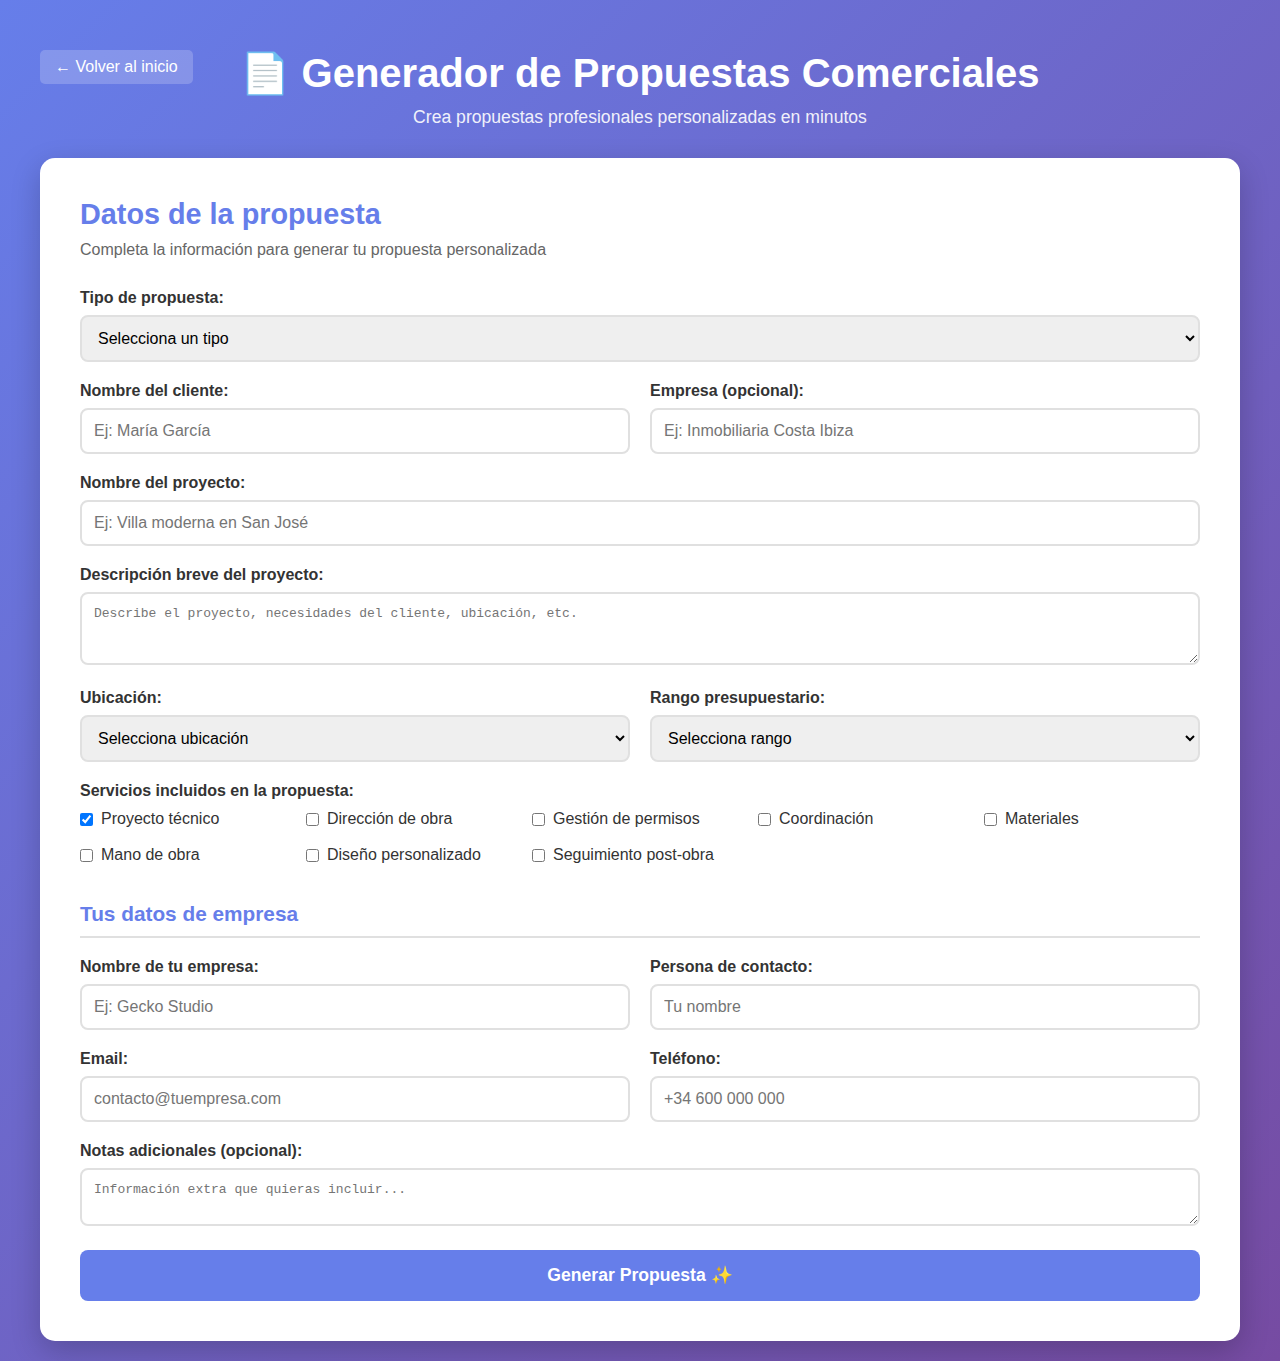
<file: generador-propuestas/index.html>
<!DOCTYPE html>
<html lang="es">
<head>
    <meta charset="UTF-8">
    <meta name="viewport" content="width=device-width, initial-scale=1.0">
    <title>Generador de Propuestas - Gecko Studio</title>
    <link rel="stylesheet" href="css/style.css">
</head>
<body>
    <div class="container">
        <header>
            <h1>📄 Generador de Propuestas Comerciales</h1>
            <p>Crea propuestas profesionales personalizadas en minutos</p>
            <a href="../index.html" class="back-btn">← Volver al inicio</a>
        </header>

        <!-- Formulario de datos -->
        <section id="form-section" class="section active">
            <h2>Datos de la propuesta</h2>
            <p class="subtitle">Completa la información para generar tu propuesta personalizada</p>

            <form id="proposal-form">
                <!-- Tipo de propuesta -->
                <div class="form-group">
                    <label for="proposal-type">Tipo de propuesta:</label>
                    <select id="proposal-type" required>
                        <option value="">Selecciona un tipo</option>
                        <option value="construccion">Construcción / Obra nueva</option>
                        <option value="reforma">Reforma integral</option>
                        <option value="diseno">Diseño de interiores</option>
                        <option value="arquitectura">Servicios de arquitectura</option>
                        <option value="ingenieria">Ingeniería y consultoria</option>
                        <option value="materiales">Suministro de materiales</option>
                    </select>
                </div>

                <div class="form-row">
                    <!-- Datos del cliente -->
                    <div class="form-group">
                        <label for="client-name">Nombre del cliente:</label>
                        <input type="text" id="client-name" required placeholder="Ej: María García">
                    </div>

                    <div class="form-group">
                        <label for="client-company">Empresa (opcional):</label>
                        <input type="text" id="client-company" placeholder="Ej: Inmobiliaria Costa Ibiza">
                    </div>
                </div>

                <!-- Datos del proyecto -->
                <div class="form-group">
                    <label for="project-name">Nombre del proyecto:</label>
                    <input type="text" id="project-name" required placeholder="Ej: Villa moderna en San José">
                </div>

                <div class="form-group">
                    <label for="project-description">Descripción breve del proyecto:</label>
                    <textarea id="project-description" rows="3" required placeholder="Describe el proyecto, necesidades del cliente, ubicación, etc."></textarea>
                </div>

                <div class="form-row">
                    <div class="form-group">
                        <label for="project-location">Ubicación:</label>
                        <select id="project-location" required>
                            <option value="">Selecciona ubicación</option>
                            <option value="Ibiza ciudad">Ibiza ciudad</option>
                            <option value="Santa Eulalia">Santa Eulalia</option>
                            <option value="San Antonio">San Antonio</option>
                            <option value="San José">San José</option>
                            <option value="San Juan">San Juan</option>
                            <option value="Formentera">Formentera</option>
                        </select>
                    </div>

                    <div class="form-group">
                        <label for="budget-range">Rango presupuestario:</label>
                        <select id="budget-range" required>
                            <option value="">Selecciona rango</option>
                            <option value="Hasta 50.000€">Hasta 50.000€</option>
                            <option value="50.000€ - 100.000€">50.000€ - 100.000€</option>
                            <option value="100.000€ - 250.000€">100.000€ - 250.000€</option>
                            <option value="250.000€ - 500.000€">250.000€ - 500.000€</option>
                            <option value="Más de 500.000€">Más de 500.000€</option>
                            <option value="A consultar">A consultar</option>
                        </select>
                    </div>
                </div>

                <!-- Servicios incluidos -->
                <div class="form-group">
                    <label>Servicios incluidos en la propuesta:</label>
                    <div class="checkbox-group">
                        <label><input type="checkbox" name="service" value="proyecto" checked> Proyecto técnico</label>
                        <label><input type="checkbox" name="service" value="direccion"> Dirección de obra</label>
                        <label><input type="checkbox" name="service" value="gestion"> Gestión de permisos</label>
                        <label><input type="checkbox" name="service" value="coordinacion"> Coordinación</label>
                        <label><input type="checkbox" name="service" value="materiales"> Materiales</label>
                        <label><input type="checkbox" name="service" value="mano-obra"> Mano de obra</label>
                        <label><input type="checkbox" name="service" value="diseno"> Diseño personalizado</label>
                        <label><input type="checkbox" name="service" value="seguimiento"> Seguimiento post-obra</label>
                    </div>
                </div>

                <!-- Datos de tu empresa -->
                <h3 class="section-title">Tus datos de empresa</h3>

                <div class="form-row">
                    <div class="form-group">
                        <label for="company-name">Nombre de tu empresa:</label>
                        <input type="text" id="company-name" required placeholder="Ej: Gecko Studio">
                    </div>

                    <div class="form-group">
                        <label for="contact-person">Persona de contacto:</label>
                        <input type="text" id="contact-person" required placeholder="Tu nombre">
                    </div>
                </div>

                <div class="form-row">
                    <div class="form-group">
                        <label for="contact-email">Email:</label>
                        <input type="email" id="contact-email" required placeholder="contacto@tuempresa.com">
                    </div>

                    <div class="form-group">
                        <label for="contact-phone">Teléfono:</label>
                        <input type="tel" id="contact-phone" required placeholder="+34 600 000 000">
                    </div>
                </div>

                <!-- Notas adicionales -->
                <div class="form-group">
                    <label for="additional-notes">Notas adicionales (opcional):</label>
                    <textarea id="additional-notes" rows="2" placeholder="Información extra que quieras incluir..."></textarea>
                </div>

                <button type="submit" class="btn btn-primary">Generar Propuesta ✨</button>
            </form>
        </section>

        <!-- Preview de la propuesta -->
        <section id="preview-section" class="section">
            <div class="preview-header">
                <h2>Vista previa de tu propuesta</h2>
                <div class="preview-actions">
                    <button onclick="editProposal()" class="btn btn-secondary">✏️ Editar datos</button>
                    <button onclick="downloadProposal()" class="btn btn-primary">📥 Descargar PDF</button>
                </div>
            </div>

            <div class="document-preview" id="document-preview">
                <!-- El contenido se generará dinámicamente -->
            </div>
        </section>

        <!-- Loading -->
        <div id="loading" class="loading">
            <div class="spinner"></div>
            <p id="loading-text">Generando propuesta con IA...</p>
            <p class="loading-subtext">Creando contenido personalizado</p>
        </div>
    </div>

    <script src="js/templates.js"></script>
    <script src="js/generator.js"></script>
    <script src="js/app.js"></script>
</body>
</html>
</file>
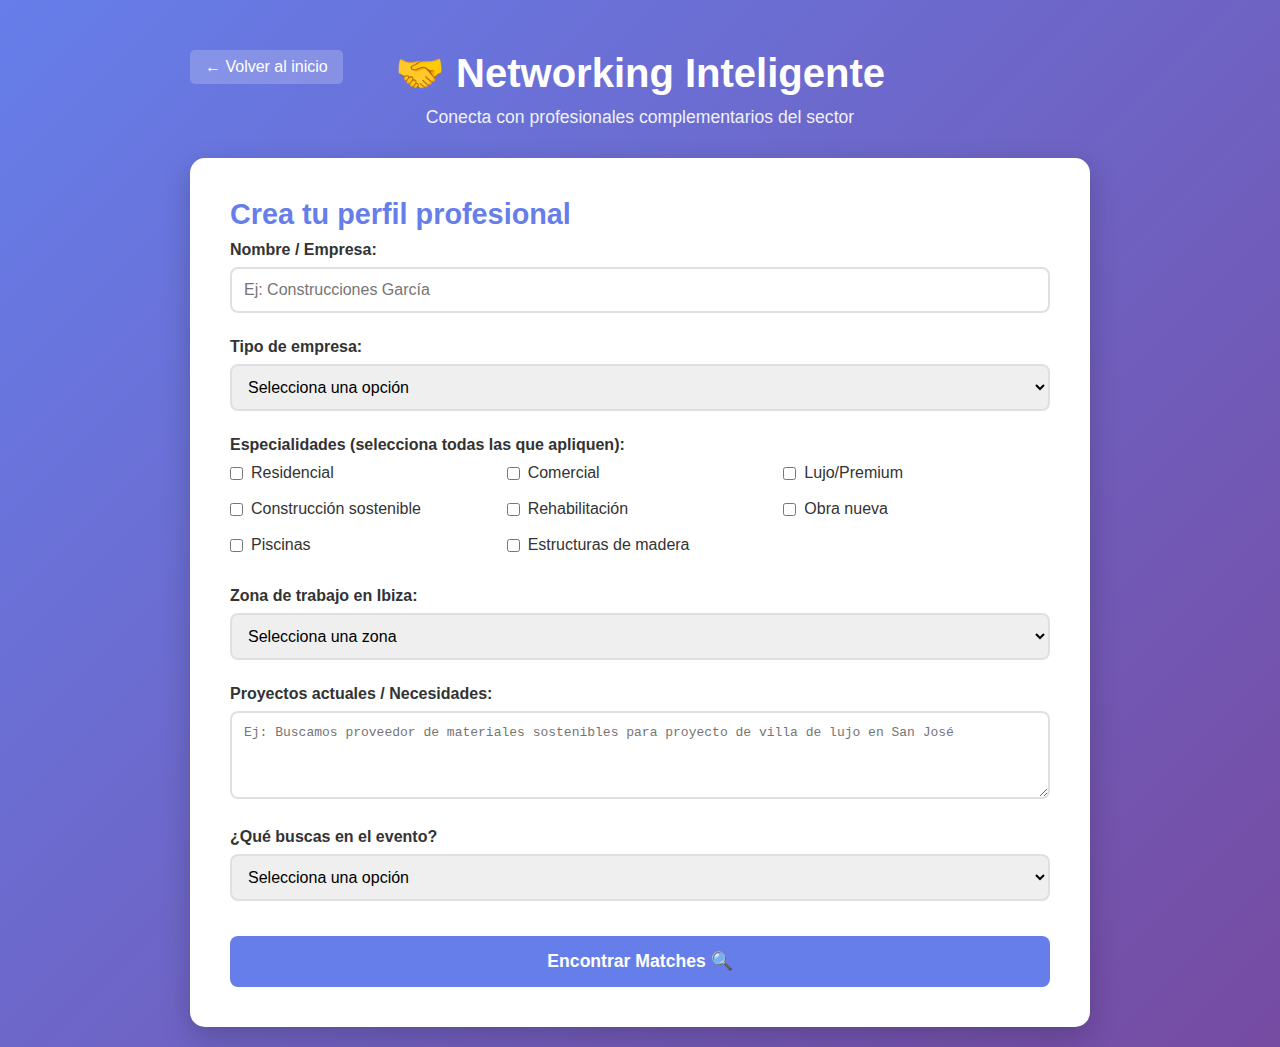
<file: networking-inteligente/index.html>
<!DOCTYPE html>
<html lang="es">
<head>
    <meta charset="UTF-8">
    <meta name="viewport" content="width=device-width, initial-scale=1.0">
    <title>Networking Inteligente - Gecko Studio</title>
    <link rel="stylesheet" href="css/style.css">
</head>
<body>
    <div class="container">
        <header>
            <h1>🤝 Networking Inteligente</h1>
            <p>Conecta con profesionales complementarios del sector</p>
            <a href="../index.html" class="back-btn">← Volver al inicio</a>
        </header>

        <!-- Paso 1: Formulario de perfil -->
        <section id="profile-section" class="section active">
            <h2>Crea tu perfil profesional</h2>
            <form id="profile-form">
                <div class="form-group">
                    <label for="name">Nombre / Empresa:</label>
                    <input type="text" id="name" required placeholder="Ej: Construcciones García">
                </div>

                <div class="form-group">
                    <label for="type">Tipo de empresa:</label>
                    <select id="type" required>
                        <option value="">Selecciona una opción</option>
                        <option value="constructor">Constructor</option>
                        <option value="arquitecto">Arquitecto</option>
                        <option value="interiorista">Diseñador de interiores</option>
                        <option value="proveedor">Proveedor de materiales</option>
                        <option value="ingeniero">Ingeniero</option>
                        <option value="promotor">Promotor inmobiliario</option>
                        <option value="reformas">Empresa de reformas</option>
                        <option value="paisajista">Paisajista</option>
                    </select>
                </div>

                <div class="form-group">
                    <label>Especialidades (selecciona todas las que apliquen):</label>
                    <div class="checkbox-group">
                        <label><input type="checkbox" name="specialty" value="residencial"> Residencial</label>
                        <label><input type="checkbox" name="specialty" value="comercial"> Comercial</label>
                        <label><input type="checkbox" name="specialty" value="lujo"> Lujo/Premium</label>
                        <label><input type="checkbox" name="specialty" value="sostenible"> Construcción sostenible</label>
                        <label><input type="checkbox" name="specialty" value="rehabilitacion"> Rehabilitación</label>
                        <label><input type="checkbox" name="specialty" value="obra-nueva"> Obra nueva</label>
                        <label><input type="checkbox" name="specialty" value="piscinas"> Piscinas</label>
                        <label><input type="checkbox" name="specialty" value="madera"> Estructuras de madera</label>
                    </div>
                </div>

                <div class="form-group">
                    <label for="location">Zona de trabajo en Ibiza:</label>
                    <select id="location" required>
                        <option value="">Selecciona una zona</option>
                        <option value="toda-ibiza">Toda Ibiza</option>
                        <option value="ibiza-ciudad">Ibiza ciudad</option>
                        <option value="santa-eulalia">Santa Eulalia</option>
                        <option value="san-antonio">San Antonio</option>
                        <option value="san-jose">San José</option>
                        <option value="norte">Norte de Ibiza</option>
                    </select>
                </div>

                <div class="form-group">
                    <label for="projects">Proyectos actuales / Necesidades:</label>
                    <textarea id="projects" rows="4" placeholder="Ej: Buscamos proveedor de materiales sostenibles para proyecto de villa de lujo en San José"></textarea>
                </div>

                <div class="form-group">
                    <label for="looking-for">¿Qué buscas en el evento?</label>
                    <select id="looking-for" required>
                        <option value="">Selecciona una opción</option>
                        <option value="clientes">Nuevos clientes</option>
                        <option value="colaboradores">Colaboradores para proyectos</option>
                        <option value="proveedores">Proveedores</option>
                        <option value="subcontratas">Subcontratas especializadas</option>
                        <option value="inversores">Inversores</option>
                        <option value="networking">Networking general</option>
                    </select>
                </div>

                <button type="submit" class="btn btn-primary">Encontrar Matches 🔍</button>
            </form>
        </section>

        <!-- Paso 2: Resultados de matching -->
        <section id="results-section" class="section">
            <h2>Tus conexiones recomendadas</h2>
            <p class="subtitle">Basado en tu perfil, estos profesionales son ideales para colaborar</p>

            <div id="matches-container" class="matches-grid">
                <!-- Los matches se generarán dinámicamente con JavaScript -->
            </div>

            <div class="actions">
                <button onclick="resetApp()" class="btn btn-secondary">Crear nuevo perfil</button>
            </div>
        </section>

        <!-- Indicador de carga -->
        <div id="loading" class="loading">
            <div class="spinner"></div>
            <p>Analizando perfiles con IA...</p>
        </div>
    </div>

    <script src="js/profiles.js"></script>
    <script src="js/matching.js"></script>
    <script src="js/app.js"></script>
</body>
</html>
</file>
<file: calculador-electricista/css/style.css>
* {
    margin: 0;
    padding: 0;
    box-sizing: border-box;
}

body {
    font-family: 'Segoe UI', Tahoma, Geneva, Verdana, sans-serif;
    background: linear-gradient(135deg, #f39c12 0%, #e74c3c 100%);
    min-height: 100vh;
    padding: 20px;
}

.container {
    max-width: 1200px;
    margin: 0 auto;
}

header {
    text-align: center;
    color: white;
    padding: 30px 20px;
    position: relative;
}

header h1 {
    font-size: 2.5em;
    margin-bottom: 10px;
}

header p {
    font-size: 1.1em;
    opacity: 0.9;
}

.back-btn {
    position: absolute;
    top: 30px;
    left: 0;
    color: white;
    text-decoration: none;
    background: rgba(255,255,255,0.2);
    padding: 8px 15px;
    border-radius: 5px;
    transition: background 0.3s;
}

.back-btn:hover {
    background: rgba(255,255,255,0.3);
}

.section {
    background: white;
    border-radius: 15px;
    padding: 40px;
    box-shadow: 0 10px 30px rgba(0,0,0,0.2);
    display: none;
}

.section.active {
    display: block;
    animation: fadeIn 0.5s;
}

@keyframes fadeIn {
    from { opacity: 0; transform: translateY(20px); }
    to { opacity: 1; transform: translateY(0); }
}

.section h2 {
    color: #e74c3c;
    margin-bottom: 30px;
    font-size: 1.8em;
}

/* Form sections */
.form-section {
    background: #f8f9fa;
    padding: 25px;
    border-radius: 10px;
    margin-bottom: 25px;
    border-left: 4px solid #f39c12;
}

.form-section h3 {
    color: #e74c3c;
    margin-bottom: 20px;
    font-size: 1.3em;
}

.form-row {
    display: grid;
    grid-template-columns: 1fr 1fr;
    gap: 20px;
}

.form-group {
    margin-bottom: 15px;
}

.form-group label {
    display: block;
    margin-bottom: 8px;
    color: #333;
    font-weight: 600;
}

.form-group input,
.form-group select {
    width: 100%;
    padding: 12px;
    border: 2px solid #e0e0e0;
    border-radius: 8px;
    font-size: 1em;
    transition: border-color 0.3s;
}

.form-group input:focus,
.form-group select:focus {
    outline: none;
    border-color: #f39c12;
}

.checkbox-grid {
    display: grid;
    grid-template-columns: repeat(auto-fill, minmax(200px, 1fr));
    gap: 12px;
}

.checkbox-grid label {
    display: flex;
    align-items: center;
    font-weight: normal;
    cursor: pointer;
    padding: 8px;
    background: white;
    border-radius: 5px;
    transition: background 0.3s;
}

.checkbox-grid label:hover {
    background: #fff5e6;
}

.checkbox-grid input[type="checkbox"] {
    margin-right: 8px;
    cursor: pointer;
}

/* Tooltips */
.tooltip-icon {
    display: inline-block;
    width: 18px;
    height: 18px;
    line-height: 18px;
    text-align: center;
    background: #17a2b8;
    color: white;
    border-radius: 50%;
    font-size: 0.75em;
    cursor: help;
    margin-left: 5px;
    position: relative;
    vertical-align: middle;
    transition: background 0.3s;
}

.tooltip-icon:hover {
    background: #138496;
}

.tooltip-icon::after {
    content: attr(data-tooltip);
    position: absolute;
    bottom: 125%;
    left: 50%;
    transform: translateX(-50%);
    background: #2c3e50;
    color: white;
    padding: 12px 15px;
    border-radius: 8px;
    font-size: 0.85rem;
    font-weight: normal;
    line-height: 1.4;
    width: 320px;
    max-width: 90vw;
    opacity: 0;
    pointer-events: none;
    transition: opacity 0.3s;
    z-index: 1000;
    box-shadow: 0 4px 12px rgba(0,0,0,0.3);
    text-align: left;
}

.tooltip-icon::before {
    content: '';
    position: absolute;
    bottom: 115%;
    left: 50%;
    transform: translateX(-50%);
    border: 6px solid transparent;
    border-top-color: #2c3e50;
    opacity: 0;
    pointer-events: none;
    transition: opacity 0.3s;
    z-index: 1001;
}

.tooltip-icon:hover::after,
.tooltip-icon:hover::before {
    opacity: 1;
}

/* Adjust tooltip position for checkboxes */
.checkbox-grid .tooltip-icon {
    margin-left: auto;
}

.checkbox-grid label {
    display: flex;
    align-items: center;
    gap: 5px;
}

/* Buttons */
.btn {
    padding: 15px 30px;
    border: none;
    border-radius: 8px;
    font-size: 1.1em;
    font-weight: 600;
    cursor: pointer;
    transition: all 0.3s;
}

.btn-primary {
    background: #e74c3c;
    color: white;
    width: 100%;
    margin-top: 20px;
}

.btn-primary:hover {
    background: #c0392b;
    transform: translateY(-2px);
    box-shadow: 0 5px 15px rgba(231, 76, 60, 0.4);
}

.btn-secondary {
    background: #95a5a6;
    color: white;
}

.btn-secondary:hover {
    background: #7f8c8d;
}

/* Results */
.results-header {
    display: flex;
    justify-content: space-between;
    align-items: center;
    margin-bottom: 30px;
    flex-wrap: wrap;
    gap: 15px;
}

.results-actions {
    display: flex;
    gap: 10px;
}

.results-actions .btn {
    width: auto;
    padding: 12px 25px;
    font-size: 1em;
    margin: 0;
}

/* Validation box */
.validation-box {
    background: #d4edda;
    border: 2px solid #28a745;
    border-radius: 10px;
    padding: 20px;
    margin-bottom: 25px;
}

.validation-box.warning {
    background: #fff3cd;
    border-color: #ffc107;
}

.validation-box.error {
    background: #f8d7da;
    border-color: #dc3545;
}

.validation-box h3 {
    color: #155724;
    margin-bottom: 15px;
}

.validation-box.warning h3 {
    color: #856404;
}

.validation-box.error h3 {
    color: #721c24;
}

.validation-item {
    padding: 8px 0;
    display: flex;
    align-items: start;
    gap: 10px;
}

.validation-icon {
    font-size: 1.2em;
    flex-shrink: 0;
}

/* Technical box */
.technical-box {
    background: #e8f4f8;
    border: 2px solid #17a2b8;
    border-radius: 10px;
    padding: 25px;
    margin-bottom: 25px;
}

.technical-box h3 {
    color: #17a2b8;
    margin-bottom: 20px;
}

.tech-grid {
    display: grid;
    grid-template-columns: repeat(auto-fit, minmax(250px, 1fr));
    gap: 15px;
}

.tech-item {
    background: white;
    padding: 15px;
    border-radius: 8px;
    border-left: 3px solid #17a2b8;
}

.tech-label {
    font-weight: 600;
    color: #17a2b8;
    font-size: 0.9em;
    margin-bottom: 5px;
}

.tech-value {
    color: #333;
    font-size: 1.1em;
}

/* Budget container */
.budget-container {
    background: #f8f9fa;
    border-radius: 10px;
    padding: 30px;
}

.budget-section {
    margin-bottom: 30px;
}

.budget-section h3 {
    color: #e74c3c;
    margin-bottom: 15px;
    padding-bottom: 10px;
    border-bottom: 2px solid #e0e0e0;
}

.budget-table {
    width: 100%;
    border-collapse: collapse;
    background: white;
    border-radius: 8px;
    overflow: hidden;
}

.budget-table th {
    background: #e74c3c;
    color: white;
    padding: 12px;
    text-align: left;
    font-weight: 600;
}

.budget-table td {
    padding: 12px;
    border-bottom: 1px solid #e0e0e0;
}

.budget-table tr:last-child td {
    border-bottom: none;
}

.budget-table tr:hover {
    background: #f8f9fa;
}

.budget-table .qty {
    text-align: center;
    width: 80px;
}

.budget-table .price {
    text-align: right;
    width: 120px;
}

.budget-table .total {
    text-align: right;
    font-weight: 600;
    width: 120px;
}

.budget-summary {
    background: #fff;
    padding: 20px;
    border-radius: 8px;
    margin-top: 20px;
}

.summary-line {
    display: flex;
    justify-content: space-between;
    padding: 10px 0;
    font-size: 1.1em;
}

.summary-line.total {
    border-top: 3px solid #e74c3c;
    margin-top: 10px;
    padding-top: 15px;
    font-size: 1.4em;
    font-weight: 700;
    color: #e74c3c;
}

/* Loading */
.loading {
    display: none;
    position: fixed;
    top: 0;
    left: 0;
    right: 0;
    bottom: 0;
    background: rgba(0,0,0,0.9);
    justify-content: center;
    align-items: center;
    flex-direction: column;
    z-index: 1000;
}

.loading.active {
    display: flex;
}

.spinner {
    border: 4px solid rgba(255,255,255,0.3);
    border-top: 4px solid white;
    border-radius: 50%;
    width: 60px;
    height: 60px;
    animation: spin 1s linear infinite;
}

@keyframes spin {
    0% { transform: rotate(0deg); }
    100% { transform: rotate(360deg); }
}

.loading p {
    color: white;
    margin-top: 20px;
    font-size: 1.3em;
}

.loading-subtext {
    color: rgba(255,255,255,0.7);
    font-size: 0.9em !important;
    margin-top: 10px !important;
}

/* Mode selector */
.mode-selector {
    display: flex;
    gap: 15px;
    justify-content: center;
    margin: 30px 0;
    flex-wrap: wrap;
}

.mode-btn {
    background: white;
    color: #333;
    border: 2px solid #e0e0e0;
    padding: 15px 30px;
    border-radius: 10px;
    font-size: 1.1em;
    font-weight: 600;
    cursor: pointer;
    transition: all 0.3s;
}

.mode-btn:hover {
    border-color: #f39c12;
    transform: translateY(-2px);
}

.mode-btn.active {
    background: linear-gradient(135deg, #f39c12, #e74c3c);
    color: white;
    border-color: #e74c3c;
    box-shadow: 0 5px 15px rgba(231, 76, 60, 0.4);
}

/* AI Chat Mode */
.ai-chat-container {
    background: #f8f9fa;
    border-radius: 10px;
    padding: 20px;
    margin-top: 20px;
}

.ai-messages {
    background: white;
    border-radius: 10px;
    padding: 20px;
    min-height: 400px;
    max-height: 500px;
    overflow-y: auto;
    margin-bottom: 20px;
    border: 2px solid #e0e0e0;
}

.ai-message {
    margin-bottom: 15px;
    padding: 12px 15px;
    border-radius: 8px;
    line-height: 1.6;
}

.ai-message.bot {
    background: #e8f4f8;
    border-left: 4px solid #17a2b8;
}

.ai-message.user {
    background: #fff5e6;
    border-left: 4px solid #f39c12;
    text-align: right;
}

.ai-input-container {
    display: flex;
    gap: 15px;
}

.ai-input-container textarea {
    flex: 1;
    padding: 12px;
    border: 2px solid #e0e0e0;
    border-radius: 8px;
    font-size: 1em;
    font-family: inherit;
    resize: vertical;
    min-height: 80px;
}

.ai-input-container textarea:focus {
    outline: none;
    border-color: #f39c12;
}

.ai-input-container .btn {
    width: auto;
    align-self: flex-end;
}

/* Plan Upload Mode */
.plan-upload-area {
    margin-top: 20px;
}

.upload-zone {
    background: #f8f9fa;
    border: 3px dashed #ccc;
    border-radius: 15px;
    padding: 60px 30px;
    text-align: center;
    cursor: pointer;
    transition: all 0.3s;
}

.upload-zone:hover {
    border-color: #f39c12;
    background: #fff5e6;
}

.upload-zone.dragover {
    border-color: #e74c3c;
    background: #ffe6e6;
}

.upload-icon {
    font-size: 4em;
    margin-bottom: 15px;
}

.upload-zone p {
    color: #666;
    font-size: 1.1em;
    margin: 10px 0;
}

.upload-hint {
    font-size: 0.9em !important;
    color: #999 !important;
}

#plan-preview {
    margin-top: 30px;
    text-align: center;
}

#plan-preview img {
    max-width: 100%;
    max-height: 500px;
    border-radius: 10px;
    box-shadow: 0 5px 20px rgba(0,0,0,0.2);
    margin-bottom: 20px;
}

.subtitle {
    color: #666;
    font-size: 1.1em;
    margin-bottom: 20px;
}

/* Responsive */
@media (max-width: 768px) {
    .container {
        padding: 10px;
    }

    header h1 {
        font-size: 2em;
    }

    .section {
        padding: 25px;
    }

    .back-btn {
        position: static;
        display: inline-block;
        margin-bottom: 15px;
    }

    .form-row {
        grid-template-columns: 1fr;
    }

    .checkbox-grid {
        grid-template-columns: 1fr;
    }

    .results-header {
        flex-direction: column;
        align-items: flex-start;
    }

    .results-actions {
        width: 100%;
        flex-direction: column;
    }

    .results-actions .btn {
        width: 100%;
    }

    .tech-grid {
        grid-template-columns: 1fr;
    }

    .budget-table {
        font-size: 0.9em;
    }
}
</file>
<file: calculadora-presupuestos/css/style.css>
* {
    margin: 0;
    padding: 0;
    box-sizing: border-box;
}

body {
    font-family: 'Segoe UI', Tahoma, Geneva, Verdana, sans-serif;
    background: linear-gradient(135deg, #667eea 0%, #764ba2 100%);
    min-height: 100vh;
    padding: 20px;
}

.container {
    max-width: 1000px;
    margin: 0 auto;
}

header {
    text-align: center;
    color: white;
    padding: 30px 20px;
    position: relative;
}

header h1 {
    font-size: 2.5em;
    margin-bottom: 10px;
}

header p {
    font-size: 1.1em;
    opacity: 0.9;
}

.back-btn {
    position: absolute;
    top: 30px;
    left: 0;
    color: white;
    text-decoration: none;
    background: rgba(255,255,255,0.2);
    padding: 8px 15px;
    border-radius: 5px;
    transition: background 0.3s;
}

.back-btn:hover {
    background: rgba(255,255,255,0.3);
}

.section {
    background: white;
    border-radius: 15px;
    padding: 40px;
    box-shadow: 0 10px 30px rgba(0,0,0,0.2);
    display: none;
}

.section.active {
    display: block;
    animation: fadeIn 0.5s;
}

@keyframes fadeIn {
    from { opacity: 0; transform: translateY(20px); }
    to { opacity: 1; transform: translateY(0); }
}

.section h2 {
    color: #667eea;
    margin-bottom: 10px;
    font-size: 1.8em;
}

.subtitle {
    color: #666;
    margin-bottom: 30px;
}

/* Form */
.form-group {
    margin-bottom: 25px;
}

.form-group label {
    display: block;
    margin-bottom: 8px;
    color: #333;
    font-weight: 600;
}

.form-group input[type="text"],
.form-group input[type="number"],
.form-group select,
.form-group textarea {
    width: 100%;
    padding: 12px;
    border: 2px solid #e0e0e0;
    border-radius: 8px;
    font-size: 1em;
    transition: border-color 0.3s;
}

.form-group input:focus,
.form-group select:focus,
.form-group textarea:focus {
    outline: none;
    border-color: #667eea;
}

.hint {
    display: block;
    margin-top: 5px;
    color: #999;
    font-size: 0.85em;
}

.checkbox-group {
    display: grid;
    grid-template-columns: repeat(auto-fill, minmax(200px, 1fr));
    gap: 10px;
    margin-top: 10px;
}

.checkbox-group label {
    display: flex;
    align-items: center;
    font-weight: normal;
    cursor: pointer;
}

.checkbox-group input[type="checkbox"] {
    margin-right: 8px;
    cursor: pointer;
}

/* Buttons */
.btn {
    padding: 15px 30px;
    border: none;
    border-radius: 8px;
    font-size: 1.1em;
    font-weight: 600;
    cursor: pointer;
    transition: all 0.3s;
}

.btn-primary {
    background: #667eea;
    color: white;
    width: 100%;
}

.btn-primary:hover {
    background: #5568d3;
    transform: translateY(-2px);
    box-shadow: 0 5px 15px rgba(102, 126, 234, 0.4);
}

.btn-secondary {
    background: #e0e0e0;
    color: #333;
}

.btn-secondary:hover {
    background: #d0d0d0;
}

/* Budget Summary */
.budget-summary {
    background: linear-gradient(135deg, #667eea 0%, #764ba2 100%);
    color: white;
    border-radius: 15px;
    padding: 40px;
    margin-bottom: 30px;
    box-shadow: 0 10px 30px rgba(102, 126, 234, 0.3);
}

.total-cost {
    text-align: center;
    margin-bottom: 30px;
}

.total-cost .label {
    display: block;
    font-size: 1.1em;
    opacity: 0.9;
    margin-bottom: 10px;
}

.total-cost .amount {
    display: block;
    font-size: 3.5em;
    font-weight: 700;
    margin-bottom: 10px;
}

.total-cost .range {
    display: block;
    font-size: 1em;
    opacity: 0.8;
}

.summary-details {
    display: grid;
    grid-template-columns: repeat(auto-fit, minmax(200px, 1fr));
    gap: 20px;
}

.detail-item {
    background: rgba(255,255,255,0.1);
    padding: 20px;
    border-radius: 10px;
    text-align: center;
}

.detail-label {
    display: block;
    font-size: 0.9em;
    opacity: 0.9;
    margin-bottom: 8px;
}

.detail-value {
    display: block;
    font-size: 1.5em;
    font-weight: 600;
}

/* Breakdown */
.breakdown-container,
.phases-container,
.notes-container {
    background: #f8f9fa;
    padding: 30px;
    border-radius: 12px;
    margin-bottom: 25px;
}

.breakdown-container h3,
.phases-container h3,
.notes-container h3 {
    color: #667eea;
    margin-bottom: 20px;
    font-size: 1.3em;
}

.breakdown-item {
    background: white;
    padding: 20px;
    border-radius: 10px;
    margin-bottom: 15px;
    border-left: 4px solid #667eea;
}

.breakdown-header {
    display: flex;
    justify-content: space-between;
    align-items: center;
    margin-bottom: 10px;
}

.breakdown-title {
    font-weight: 600;
    color: #333;
    font-size: 1.1em;
}

.breakdown-cost {
    font-weight: 700;
    color: #667eea;
    font-size: 1.2em;
}

.breakdown-description {
    color: #666;
    font-size: 0.9em;
    line-height: 1.5;
}

.breakdown-percentage {
    display: inline-block;
    background: #e8ebff;
    color: #667eea;
    padding: 3px 10px;
    border-radius: 12px;
    font-size: 0.85em;
    font-weight: 600;
    margin-top: 8px;
}

/* Phases */
.phase-item {
    background: white;
    padding: 20px;
    border-radius: 10px;
    margin-bottom: 15px;
    display: flex;
    align-items: center;
    gap: 20px;
}

.phase-number {
    background: #667eea;
    color: white;
    width: 40px;
    height: 40px;
    border-radius: 50%;
    display: flex;
    align-items: center;
    justify-content: center;
    font-weight: 700;
    flex-shrink: 0;
}

.phase-content {
    flex: 1;
}

.phase-title {
    font-weight: 600;
    color: #333;
    margin-bottom: 5px;
}

.phase-duration {
    color: #667eea;
    font-weight: 600;
    font-size: 0.95em;
}

/* Notes */
.notes-list {
    list-style: none;
    padding: 0;
}

.notes-list li {
    padding: 12px 0;
    padding-left: 30px;
    position: relative;
    color: #666;
    line-height: 1.6;
}

.notes-list li::before {
    content: "→";
    position: absolute;
    left: 0;
    color: #667eea;
    font-weight: bold;
}

/* Actions */
.actions {
    display: flex;
    gap: 15px;
    margin-top: 30px;
}

.actions .btn {
    flex: 1;
}

/* Loading */
.loading {
    display: none;
    position: fixed;
    top: 0;
    left: 0;
    right: 0;
    bottom: 0;
    background: rgba(0,0,0,0.9);
    justify-content: center;
    align-items: center;
    flex-direction: column;
    z-index: 1000;
}

.loading.active {
    display: flex;
}

.spinner {
    border: 4px solid rgba(255,255,255,0.3);
    border-top: 4px solid white;
    border-radius: 50%;
    width: 60px;
    height: 60px;
    animation: spin 1s linear infinite;
}

@keyframes spin {
    0% { transform: rotate(0deg); }
    100% { transform: rotate(360deg); }
}

.loading p {
    color: white;
    margin-top: 20px;
    font-size: 1.3em;
}

.loading-subtext {
    color: rgba(255,255,255,0.7);
    font-size: 0.9em !important;
    margin-top: 10px !important;
}

/* Responsive */
@media (max-width: 768px) {
    .container {
        padding: 10px;
    }

    header h1 {
        font-size: 2em;
    }

    .section {
        padding: 25px;
    }

    .back-btn {
        position: static;
        display: inline-block;
        margin-bottom: 20px;
    }

    .total-cost .amount {
        font-size: 2.5em;
    }

    .summary-details {
        grid-template-columns: 1fr;
    }

    .checkbox-group {
        grid-template-columns: 1fr;
    }

    .actions {
        flex-direction: column;
    }

    .breakdown-header {
        flex-direction: column;
        align-items: flex-start;
        gap: 10px;
    }
}
</file>
<file: chatbot-normativa/css/style.css>
* {
    margin: 0;
    padding: 0;
    box-sizing: border-box;
}

body {
    font-family: 'Segoe UI', Tahoma, Geneva, Verdana, sans-serif;
    background: linear-gradient(135deg, #667eea 0%, #764ba2 100%);
    min-height: 100vh;
    padding: 20px;
}

.container {
    max-width: 1400px;
    margin: 0 auto;
}

header {
    text-align: center;
    color: white;
    padding: 30px 20px;
    position: relative;
}

header h1 {
    font-size: 2.5em;
    margin-bottom: 10px;
}

header p {
    font-size: 1.1em;
    opacity: 0.9;
}

.back-btn {
    position: absolute;
    top: 30px;
    left: 0;
    color: white;
    text-decoration: none;
    background: rgba(255,255,255,0.2);
    padding: 8px 15px;
    border-radius: 5px;
    transition: background 0.3s;
}

.back-btn:hover {
    background: rgba(255,255,255,0.3);
}

/* Chat Container */
.chat-container {
    display: grid;
    grid-template-columns: 320px 1fr;
    gap: 20px;
    height: calc(100vh - 200px);
    min-height: 600px;
}

/* Sidebar */
.sidebar {
    background: white;
    border-radius: 15px;
    padding: 25px;
    overflow-y: auto;
    box-shadow: 0 10px 30px rgba(0,0,0,0.2);
}

.info-card {
    margin-bottom: 30px;
}

.info-card h3 {
    color: #667eea;
    margin-bottom: 15px;
    font-size: 1.2em;
}

.info-card p {
    color: #666;
    line-height: 1.6;
    margin-bottom: 10px;
}

.info-card ul {
    list-style: none;
    padding: 0;
    margin-top: 15px;
}

.info-card ul li {
    padding: 8px 0;
    padding-left: 25px;
    position: relative;
    color: #555;
}

.info-card ul li::before {
    content: "✓";
    position: absolute;
    left: 0;
    color: #667eea;
    font-weight: bold;
}

.quick-questions {
    margin-bottom: 30px;
}

.quick-questions h3 {
    color: #667eea;
    margin-bottom: 15px;
    font-size: 1.2em;
}

.quick-btn {
    display: block;
    width: 100%;
    background: #f8f9fa;
    border: 2px solid #e0e0e0;
    border-radius: 8px;
    padding: 12px 15px;
    margin-bottom: 10px;
    cursor: pointer;
    text-align: left;
    font-size: 0.95em;
    color: #333;
    transition: all 0.3s;
}

.quick-btn:hover {
    background: #e8ebff;
    border-color: #667eea;
    transform: translateX(5px);
}

.disclaimer {
    background: #fff3cd;
    border-left: 4px solid #ffc107;
    padding: 15px;
    border-radius: 5px;
    font-size: 0.85em;
    color: #856404;
}

/* Chat Main */
.chat-main {
    background: white;
    border-radius: 15px;
    box-shadow: 0 10px 30px rgba(0,0,0,0.2);
    display: flex;
    flex-direction: column;
    overflow: hidden;
}

.chat-header {
    background: linear-gradient(135deg, #667eea 0%, #764ba2 100%);
    color: white;
    padding: 20px;
    display: flex;
    align-items: center;
    gap: 15px;
}

.bot-avatar {
    font-size: 2.5em;
    background: white;
    width: 60px;
    height: 60px;
    border-radius: 50%;
    display: flex;
    align-items: center;
    justify-content: center;
}

.bot-info {
    flex: 1;
}

.bot-info h2 {
    font-size: 1.3em;
    margin-bottom: 5px;
}

.status {
    font-size: 0.9em;
    opacity: 0.9;
}

.clear-btn {
    background: rgba(255,255,255,0.2);
    border: none;
    color: white;
    padding: 10px 15px;
    border-radius: 5px;
    cursor: pointer;
    font-size: 0.9em;
    transition: background 0.3s;
}

.clear-btn:hover {
    background: rgba(255,255,255,0.3);
}

/* Messages */
.messages-container {
    flex: 1;
    overflow-y: auto;
    padding: 25px;
    background: #f8f9fa;
}

.message {
    display: flex;
    gap: 12px;
    margin-bottom: 20px;
    animation: slideIn 0.3s ease;
}

@keyframes slideIn {
    from {
        opacity: 0;
        transform: translateY(10px);
    }
    to {
        opacity: 1;
        transform: translateY(0);
    }
}

.message-avatar {
    font-size: 2em;
    width: 45px;
    height: 45px;
    border-radius: 50%;
    display: flex;
    align-items: center;
    justify-content: center;
    flex-shrink: 0;
}

.bot-message .message-avatar {
    background: #e8ebff;
}

.user-message .message-avatar {
    background: #d4edda;
}

.message-content {
    flex: 1;
    max-width: 70%;
}

.message-text {
    background: white;
    padding: 15px 18px;
    border-radius: 12px;
    line-height: 1.6;
    color: #333;
    box-shadow: 0 2px 8px rgba(0,0,0,0.08);
}

.bot-message .message-text {
    border-top-left-radius: 4px;
}

.user-message {
    flex-direction: row-reverse;
}

.user-message .message-content {
    display: flex;
    flex-direction: column;
    align-items: flex-end;
}

.user-message .message-text {
    background: #667eea;
    color: white;
    border-top-right-radius: 4px;
}

.message-time {
    font-size: 0.75em;
    color: #999;
    margin-top: 5px;
    padding: 0 5px;
}

.message-text strong {
    color: #667eea;
}

.user-message .message-text strong {
    color: white;
}

.message-text ul {
    margin: 10px 0;
    padding-left: 20px;
}

.message-text ul li {
    margin: 5px 0;
}

/* Suggestions */
.suggestions-area {
    padding: 25px;
    background: #f8f9fa;
    text-align: center;
}

.suggestions-area.hidden {
    display: none;
}

.suggestions-title {
    color: #666;
    margin-bottom: 20px;
    font-size: 1.1em;
}

.suggestions-grid {
    display: grid;
    grid-template-columns: repeat(auto-fit, minmax(250px, 1fr));
    gap: 15px;
}

.suggestion-chip {
    background: white;
    border: 2px solid #e0e0e0;
    border-radius: 20px;
    padding: 12px 20px;
    cursor: pointer;
    font-size: 0.95em;
    color: #333;
    transition: all 0.3s;
}

.suggestion-chip:hover {
    background: #667eea;
    color: white;
    border-color: #667eea;
    transform: translateY(-2px);
    box-shadow: 0 4px 12px rgba(102, 126, 234, 0.3);
}

/* Typing Indicator */
.typing-indicator {
    padding: 0 25px;
    background: #f8f9fa;
}

.typing-dots {
    background: white;
    padding: 15px 20px;
    border-radius: 12px;
    border-top-left-radius: 4px;
    display: inline-flex;
    gap: 5px;
    box-shadow: 0 2px 8px rgba(0,0,0,0.08);
}

.typing-dots span {
    width: 8px;
    height: 8px;
    border-radius: 50%;
    background: #667eea;
    animation: typing 1.4s infinite;
}

.typing-dots span:nth-child(2) {
    animation-delay: 0.2s;
}

.typing-dots span:nth-child(3) {
    animation-delay: 0.4s;
}

@keyframes typing {
    0%, 60%, 100% {
        transform: translateY(0);
        opacity: 0.6;
    }
    30% {
        transform: translateY(-10px);
        opacity: 1;
    }
}

/* Chat Input */
.chat-input-container {
    border-top: 1px solid #e0e0e0;
    padding: 20px;
    background: white;
}

.chat-input-form {
    display: flex;
    gap: 10px;
}

.message-input {
    flex: 1;
    padding: 15px;
    border: 2px solid #e0e0e0;
    border-radius: 25px;
    font-size: 1em;
    transition: border-color 0.3s;
}

.message-input:focus {
    outline: none;
    border-color: #667eea;
}

.send-btn {
    width: 50px;
    height: 50px;
    border-radius: 50%;
    background: #667eea;
    border: none;
    cursor: pointer;
    display: flex;
    align-items: center;
    justify-content: center;
    transition: all 0.3s;
}

.send-btn:hover:not(:disabled) {
    background: #5568d3;
    transform: scale(1.1);
}

.send-btn:disabled {
    background: #ccc;
    cursor: not-allowed;
}

.send-icon {
    font-size: 1.3em;
}

.input-hint {
    text-align: center;
    color: #999;
    font-size: 0.85em;
    margin-top: 8px;
}

/* Scrollbar */
.messages-container::-webkit-scrollbar,
.sidebar::-webkit-scrollbar {
    width: 8px;
}

.messages-container::-webkit-scrollbar-track,
.sidebar::-webkit-scrollbar-track {
    background: #f1f1f1;
    border-radius: 10px;
}

.messages-container::-webkit-scrollbar-thumb,
.sidebar::-webkit-scrollbar-thumb {
    background: #888;
    border-radius: 10px;
}

.messages-container::-webkit-scrollbar-thumb:hover,
.sidebar::-webkit-scrollbar-thumb:hover {
    background: #555;
}

/* Responsive */
@media (max-width: 1024px) {
    .chat-container {
        grid-template-columns: 1fr;
        height: auto;
    }

    .sidebar {
        order: 2;
        height: auto;
    }

    .chat-main {
        order: 1;
        height: 500px;
    }

    header {
        padding: 20px 10px;
    }

    .back-btn {
        position: static;
        display: inline-block;
        margin-bottom: 15px;
    }

    .message-content {
        max-width: 85%;
    }

    .suggestions-grid {
        grid-template-columns: 1fr;
    }
}
</file>
<file: generador-propuestas/css/style.css>
* {
    margin: 0;
    padding: 0;
    box-sizing: border-box;
}

body {
    font-family: 'Segoe UI', Tahoma, Geneva, Verdana, sans-serif;
    background: linear-gradient(135deg, #667eea 0%, #764ba2 100%);
    min-height: 100vh;
    padding: 20px;
}

.container {
    max-width: 1200px;
    margin: 0 auto;
}

header {
    text-align: center;
    color: white;
    padding: 30px 20px;
    position: relative;
}

header h1 {
    font-size: 2.5em;
    margin-bottom: 10px;
}

header p {
    font-size: 1.1em;
    opacity: 0.9;
}

.back-btn {
    position: absolute;
    top: 30px;
    left: 0;
    color: white;
    text-decoration: none;
    background: rgba(255,255,255,0.2);
    padding: 8px 15px;
    border-radius: 5px;
    transition: background 0.3s;
}

.back-btn:hover {
    background: rgba(255,255,255,0.3);
}

.section {
    background: white;
    border-radius: 15px;
    padding: 40px;
    box-shadow: 0 10px 30px rgba(0,0,0,0.2);
    display: none;
}

.section.active {
    display: block;
    animation: fadeIn 0.5s;
}

@keyframes fadeIn {
    from { opacity: 0; transform: translateY(20px); }
    to { opacity: 1; transform: translateY(0); }
}

.section h2 {
    color: #667eea;
    margin-bottom: 10px;
    font-size: 1.8em;
}

.subtitle {
    color: #666;
    margin-bottom: 30px;
}

.section-title {
    color: #667eea;
    margin: 30px 0 20px;
    font-size: 1.3em;
    padding-bottom: 10px;
    border-bottom: 2px solid #e0e0e0;
}

/* Form */
.form-group {
    margin-bottom: 20px;
}

.form-row {
    display: grid;
    grid-template-columns: 1fr 1fr;
    gap: 20px;
}

.form-group label {
    display: block;
    margin-bottom: 8px;
    color: #333;
    font-weight: 600;
}

.form-group input[type="text"],
.form-group input[type="email"],
.form-group input[type="tel"],
.form-group select,
.form-group textarea {
    width: 100%;
    padding: 12px;
    border: 2px solid #e0e0e0;
    border-radius: 8px;
    font-size: 1em;
    transition: border-color 0.3s;
}

.form-group input:focus,
.form-group select:focus,
.form-group textarea:focus {
    outline: none;
    border-color: #667eea;
}

.checkbox-group {
    display: grid;
    grid-template-columns: repeat(auto-fill, minmax(200px, 1fr));
    gap: 10px;
    margin-top: 10px;
}

.checkbox-group label {
    display: flex;
    align-items: center;
    font-weight: normal;
    cursor: pointer;
}

.checkbox-group input[type="checkbox"] {
    margin-right: 8px;
    cursor: pointer;
}

/* Buttons */
.btn {
    padding: 15px 30px;
    border: none;
    border-radius: 8px;
    font-size: 1.1em;
    font-weight: 600;
    cursor: pointer;
    transition: all 0.3s;
}

.btn-primary {
    background: #667eea;
    color: white;
    width: 100%;
}

.btn-primary:hover {
    background: #5568d3;
    transform: translateY(-2px);
    box-shadow: 0 5px 15px rgba(102, 126, 234, 0.4);
}

.btn-secondary {
    background: #e0e0e0;
    color: #333;
}

.btn-secondary:hover {
    background: #d0d0d0;
}

/* Preview */
.preview-header {
    display: flex;
    justify-content: space-between;
    align-items: center;
    margin-bottom: 30px;
    flex-wrap: wrap;
    gap: 15px;
}

.preview-actions {
    display: flex;
    gap: 10px;
}

.preview-actions .btn {
    width: auto;
    padding: 12px 25px;
    font-size: 1em;
}

.document-preview {
    background: white;
    border: 1px solid #e0e0e0;
    border-radius: 10px;
    padding: 60px;
    box-shadow: 0 5px 20px rgba(0,0,0,0.1);
    min-height: 800px;
    font-family: Georgia, 'Times New Roman', serif;
}

/* Document Styles */
.doc-header {
    text-align: center;
    padding-bottom: 30px;
    border-bottom: 3px solid #667eea;
    margin-bottom: 40px;
}

.doc-logo {
    font-size: 2em;
    color: #667eea;
    margin-bottom: 10px;
}

.doc-company {
    font-size: 1.8em;
    color: #333;
    font-weight: 700;
    margin-bottom: 5px;
}

.doc-subtitle {
    color: #666;
    font-size: 1.1em;
}

.doc-date {
    text-align: right;
    color: #666;
    margin-bottom: 30px;
    font-size: 0.95em;
}

.doc-section {
    margin-bottom: 35px;
}

.doc-section h2 {
    color: #667eea;
    font-size: 1.5em;
    margin-bottom: 15px;
    padding-bottom: 8px;
    border-bottom: 2px solid #e8ebff;
}

.doc-section h3 {
    color: #333;
    font-size: 1.2em;
    margin: 20px 0 10px;
}

.doc-section p {
    color: #444;
    line-height: 1.8;
    margin-bottom: 12px;
    text-align: justify;
}

.doc-section ul {
    list-style: none;
    padding: 0;
}

.doc-section ul li {
    padding: 8px 0 8px 25px;
    position: relative;
    color: #444;
    line-height: 1.6;
}

.doc-section ul li::before {
    content: "✓";
    position: absolute;
    left: 0;
    color: #667eea;
    font-weight: bold;
}

.info-grid {
    display: grid;
    grid-template-columns: 1fr 1fr;
    gap: 15px;
    margin: 20px 0;
}

.info-item {
    background: #f8f9fa;
    padding: 15px;
    border-radius: 8px;
    border-left: 3px solid #667eea;
}

.info-label {
    font-weight: 600;
    color: #667eea;
    font-size: 0.9em;
    margin-bottom: 5px;
}

.info-value {
    color: #333;
    font-size: 1.05em;
}

.doc-table {
    width: 100%;
    border-collapse: collapse;
    margin: 20px 0;
}

.doc-table th {
    background: #667eea;
    color: white;
    padding: 12px;
    text-align: left;
    font-weight: 600;
}

.doc-table td {
    padding: 12px;
    border-bottom: 1px solid #e0e0e0;
    color: #444;
}

.doc-table tr:hover {
    background: #f8f9fa;
}

.doc-footer {
    margin-top: 50px;
    padding-top: 30px;
    border-top: 2px solid #e0e0e0;
    text-align: center;
    color: #666;
}

.doc-contact {
    display: flex;
    justify-content: center;
    gap: 30px;
    margin-top: 20px;
    flex-wrap: wrap;
}

.contact-item {
    display: flex;
    align-items: center;
    gap: 8px;
    color: #667eea;
    font-weight: 600;
}

.highlight-box {
    background: #e8ebff;
    border-left: 4px solid #667eea;
    padding: 20px;
    margin: 20px 0;
    border-radius: 5px;
}

.highlight-box h3 {
    color: #667eea;
    margin-top: 0;
}

/* Loading */
.loading {
    display: none;
    position: fixed;
    top: 0;
    left: 0;
    right: 0;
    bottom: 0;
    background: rgba(0,0,0,0.9);
    justify-content: center;
    align-items: center;
    flex-direction: column;
    z-index: 1000;
}

.loading.active {
    display: flex;
}

.spinner {
    border: 4px solid rgba(255,255,255,0.3);
    border-top: 4px solid white;
    border-radius: 50%;
    width: 60px;
    height: 60px;
    animation: spin 1s linear infinite;
}

@keyframes spin {
    0% { transform: rotate(0deg); }
    100% { transform: rotate(360deg); }
}

.loading p {
    color: white;
    margin-top: 20px;
    font-size: 1.3em;
}

.loading-subtext {
    color: rgba(255,255,255,0.7);
    font-size: 0.9em !important;
    margin-top: 10px !important;
}

/* Responsive */
@media (max-width: 768px) {
    .container {
        padding: 10px;
    }

    header h1 {
        font-size: 2em;
    }

    .section {
        padding: 25px;
    }

    .back-btn {
        position: static;
        display: inline-block;
        margin-bottom: 15px;
    }

    .form-row {
        grid-template-columns: 1fr;
    }

    .checkbox-group {
        grid-template-columns: 1fr;
    }

    .document-preview {
        padding: 30px 20px;
    }

    .info-grid {
        grid-template-columns: 1fr;
    }

    .preview-header {
        flex-direction: column;
        align-items: flex-start;
    }

    .preview-actions {
        width: 100%;
        flex-direction: column;
    }

    .preview-actions .btn {
        width: 100%;
    }

    .doc-contact {
        flex-direction: column;
        gap: 15px;
    }
}

@media print {
    body {
        background: white;
        padding: 0;
    }

    .preview-header,
    .preview-actions,
    header,
    .back-btn {
        display: none !important;
    }

    .section {
        box-shadow: none;
        padding: 0;
    }

    .document-preview {
        border: none;
        box-shadow: none;
    }
}
</file>
<file: networking-inteligente/css/style.css>
* {
    margin: 0;
    padding: 0;
    box-sizing: border-box;
}

body {
    font-family: 'Segoe UI', Tahoma, Geneva, Verdana, sans-serif;
    background: linear-gradient(135deg, #667eea 0%, #764ba2 100%);
    min-height: 100vh;
    padding: 20px;
}

.container {
    max-width: 900px;
    margin: 0 auto;
}

header {
    text-align: center;
    color: white;
    padding: 30px 20px;
    position: relative;
}

header h1 {
    font-size: 2.5em;
    margin-bottom: 10px;
}

header p {
    font-size: 1.1em;
    opacity: 0.9;
}

.back-btn {
    position: absolute;
    top: 30px;
    left: 0;
    color: white;
    text-decoration: none;
    background: rgba(255,255,255,0.2);
    padding: 8px 15px;
    border-radius: 5px;
    transition: background 0.3s;
}

.back-btn:hover {
    background: rgba(255,255,255,0.3);
}

.section {
    background: white;
    border-radius: 15px;
    padding: 40px;
    box-shadow: 0 10px 30px rgba(0,0,0,0.2);
    display: none;
}

.section.active {
    display: block;
    animation: fadeIn 0.5s;
}

@keyframes fadeIn {
    from { opacity: 0; transform: translateY(20px); }
    to { opacity: 1; transform: translateY(0); }
}

.section h2 {
    color: #667eea;
    margin-bottom: 10px;
    font-size: 1.8em;
}

.subtitle {
    color: #666;
    margin-bottom: 30px;
}

/* Formulario */
.form-group {
    margin-bottom: 25px;
}

.form-group label {
    display: block;
    margin-bottom: 8px;
    color: #333;
    font-weight: 600;
}

.form-group input[type="text"],
.form-group select,
.form-group textarea {
    width: 100%;
    padding: 12px;
    border: 2px solid #e0e0e0;
    border-radius: 8px;
    font-size: 1em;
    transition: border-color 0.3s;
}

.form-group input[type="text"]:focus,
.form-group select:focus,
.form-group textarea:focus {
    outline: none;
    border-color: #667eea;
}

.checkbox-group {
    display: grid;
    grid-template-columns: repeat(auto-fill, minmax(200px, 1fr));
    gap: 10px;
    margin-top: 10px;
}

.checkbox-group label {
    display: flex;
    align-items: center;
    font-weight: normal;
    cursor: pointer;
}

.checkbox-group input[type="checkbox"] {
    margin-right: 8px;
    cursor: pointer;
}

/* Botones */
.btn {
    padding: 15px 30px;
    border: none;
    border-radius: 8px;
    font-size: 1.1em;
    font-weight: 600;
    cursor: pointer;
    transition: all 0.3s;
}

.btn-primary {
    background: #667eea;
    color: white;
    width: 100%;
    margin-top: 10px;
}

.btn-primary:hover {
    background: #5568d3;
    transform: translateY(-2px);
    box-shadow: 0 5px 15px rgba(102, 126, 234, 0.4);
}

.btn-secondary {
    background: #e0e0e0;
    color: #333;
}

.btn-secondary:hover {
    background: #d0d0d0;
}

/* Matches Grid */
.matches-grid {
    display: grid;
    gap: 20px;
    margin-bottom: 30px;
}

.match-card {
    background: #f8f9fa;
    border-radius: 12px;
    padding: 25px;
    border-left: 5px solid #667eea;
    transition: transform 0.3s, box-shadow 0.3s;
    position: relative;
}

.match-card:hover {
    transform: translateX(5px);
    box-shadow: 0 5px 15px rgba(0,0,0,0.1);
}

.match-score {
    position: absolute;
    top: 20px;
    right: 20px;
    background: #667eea;
    color: white;
    padding: 8px 15px;
    border-radius: 20px;
    font-weight: 700;
    font-size: 1.1em;
}

.match-card h3 {
    color: #333;
    margin-bottom: 10px;
    font-size: 1.4em;
}

.match-type {
    color: #667eea;
    font-weight: 600;
    margin-bottom: 15px;
    display: inline-block;
}

.match-details {
    color: #666;
    line-height: 1.8;
    margin-bottom: 15px;
}

.match-details strong {
    color: #333;
}

.match-reason {
    background: white;
    padding: 15px;
    border-radius: 8px;
    border-left: 3px solid #55efc4;
    margin-top: 15px;
}

.match-reason strong {
    color: #00b894;
    display: block;
    margin-bottom: 5px;
}

.match-tags {
    display: flex;
    flex-wrap: wrap;
    gap: 8px;
    margin-top: 15px;
}

.tag {
    background: #667eea;
    color: white;
    padding: 5px 12px;
    border-radius: 15px;
    font-size: 0.85em;
}

/* Loading */
.loading {
    display: none;
    position: fixed;
    top: 0;
    left: 0;
    right: 0;
    bottom: 0;
    background: rgba(0,0,0,0.8);
    justify-content: center;
    align-items: center;
    flex-direction: column;
    z-index: 1000;
}

.loading.active {
    display: flex;
}

.spinner {
    border: 4px solid rgba(255,255,255,0.3);
    border-top: 4px solid white;
    border-radius: 50%;
    width: 50px;
    height: 50px;
    animation: spin 1s linear infinite;
}

@keyframes spin {
    0% { transform: rotate(0deg); }
    100% { transform: rotate(360deg); }
}

.loading p {
    color: white;
    margin-top: 20px;
    font-size: 1.2em;
}

.actions {
    text-align: center;
}

/* Responsive */
@media (max-width: 768px) {
    .container {
        padding: 10px;
    }

    header h1 {
        font-size: 2em;
    }

    .section {
        padding: 25px;
    }

    .back-btn {
        position: static;
        display: inline-block;
        margin-bottom: 20px;
    }

    .checkbox-group {
        grid-template-columns: 1fr;
    }

    .match-score {
        position: static;
        display: inline-block;
        margin-bottom: 10px;
    }
}
</file>
